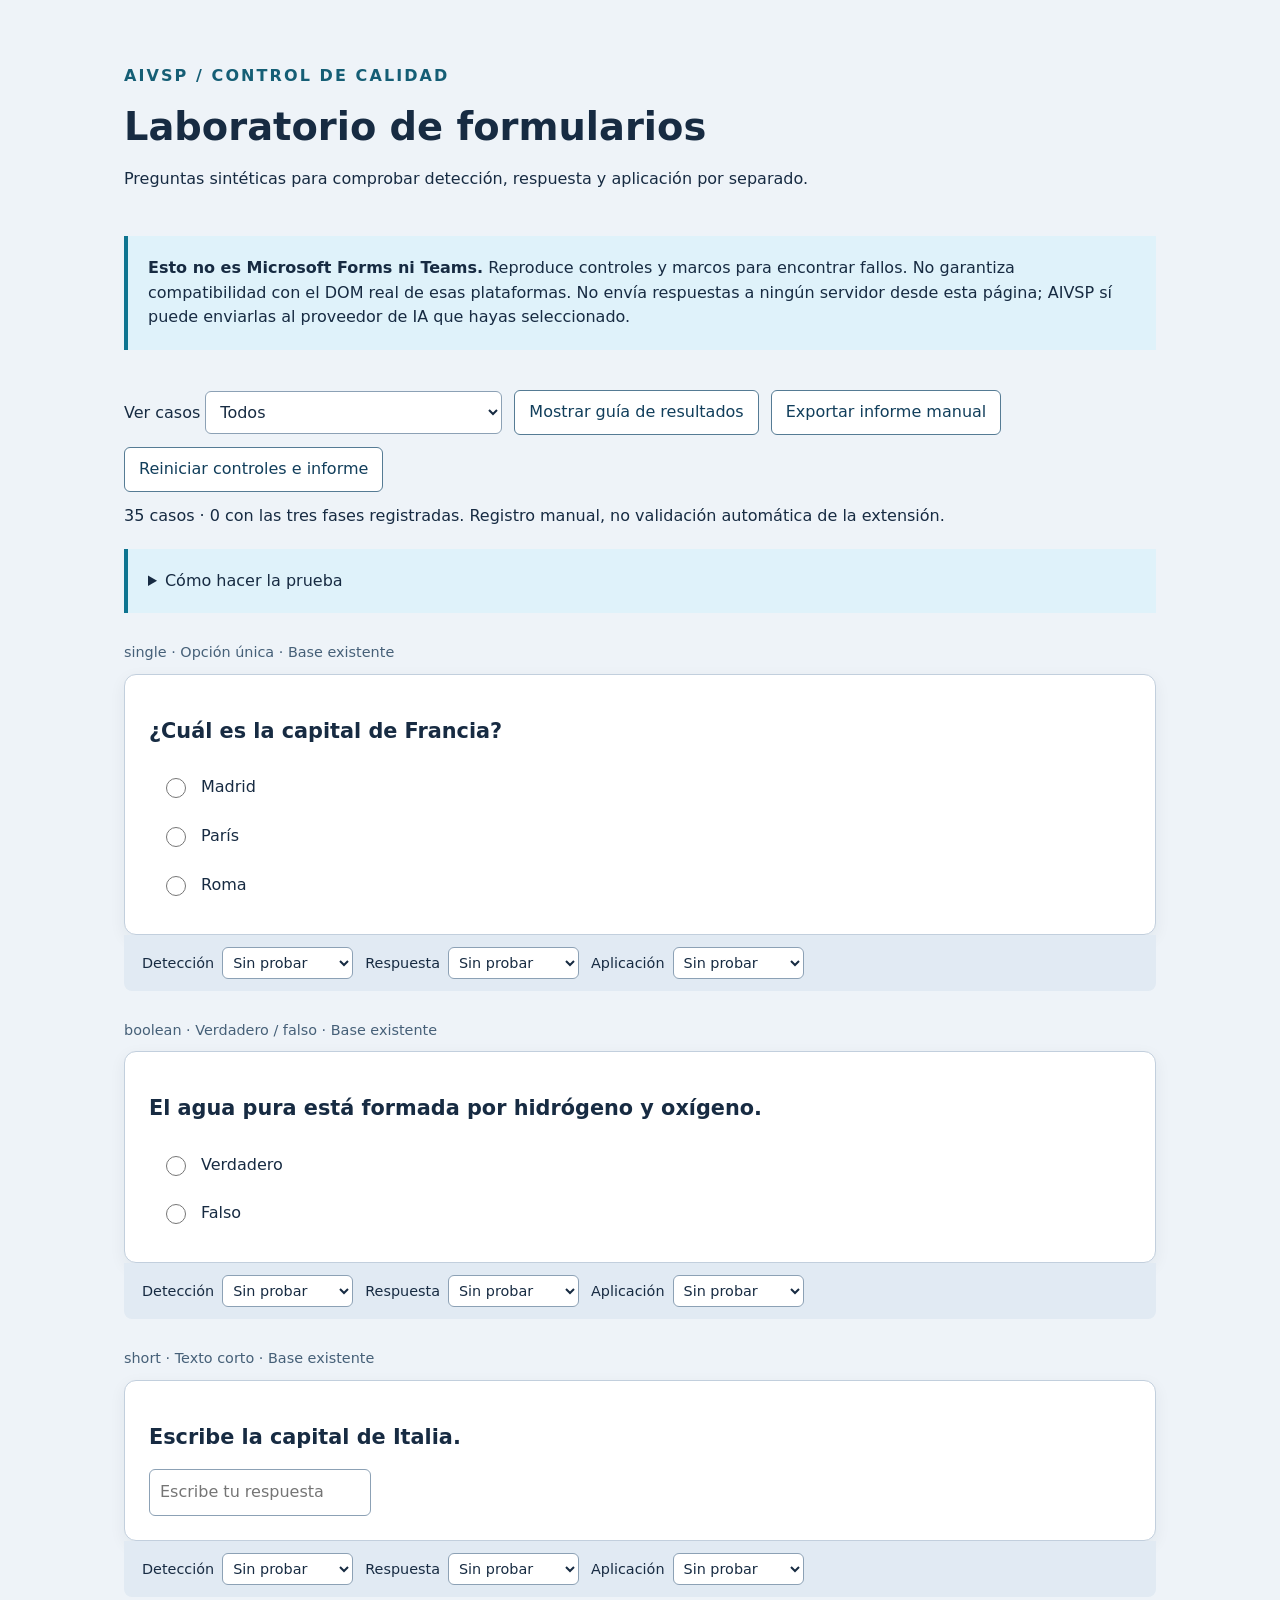
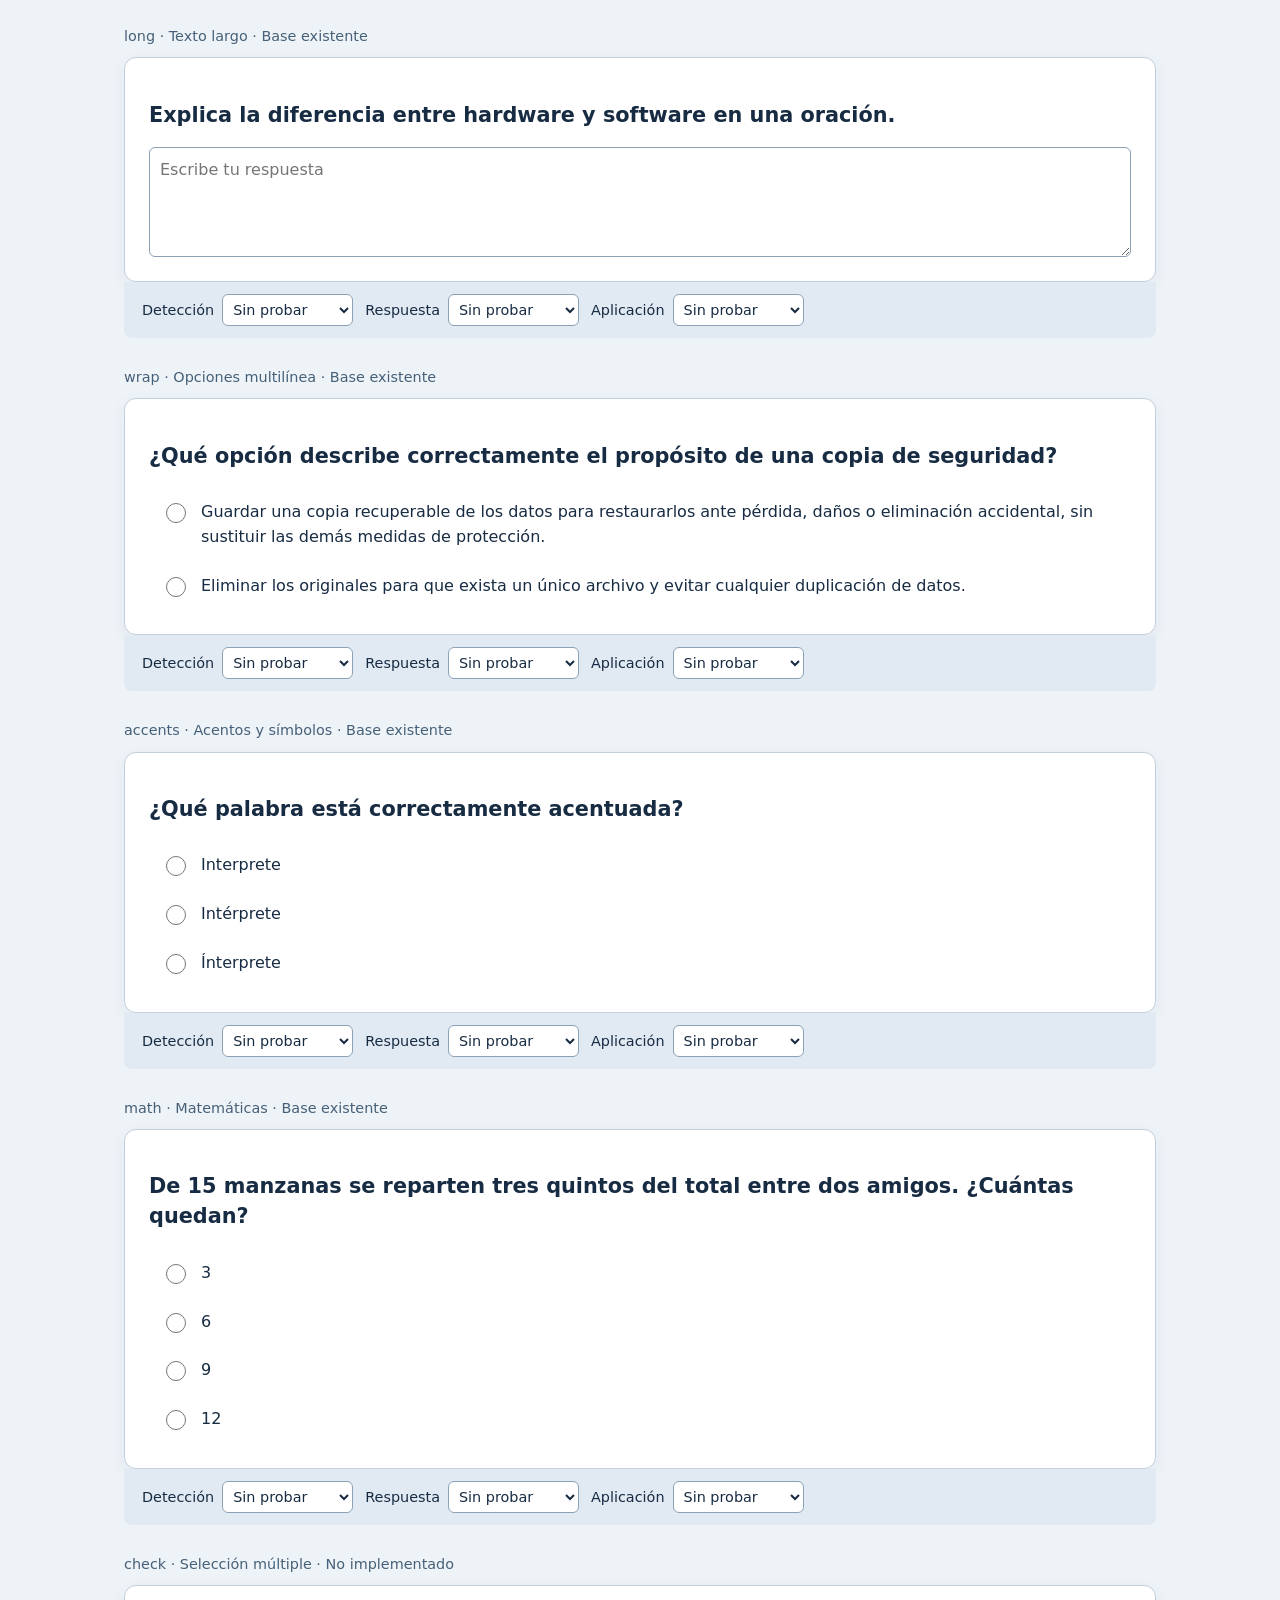
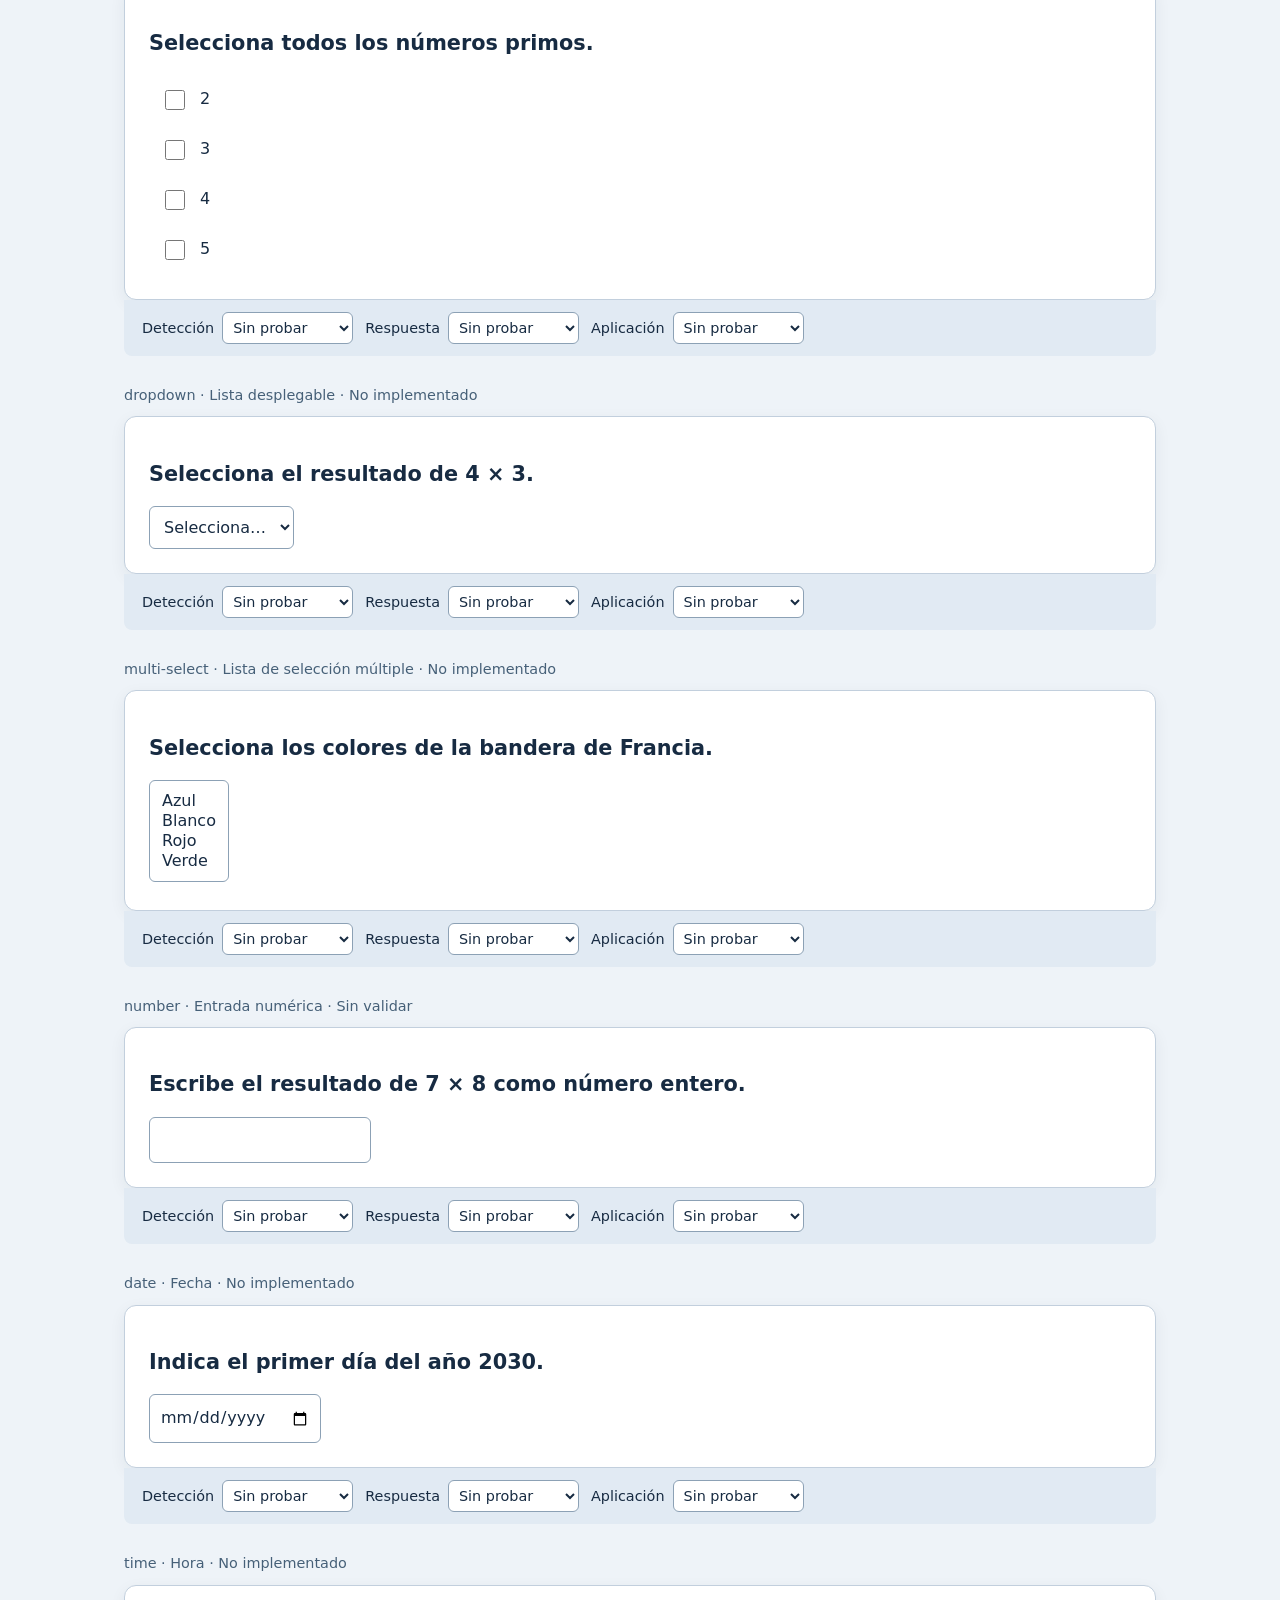
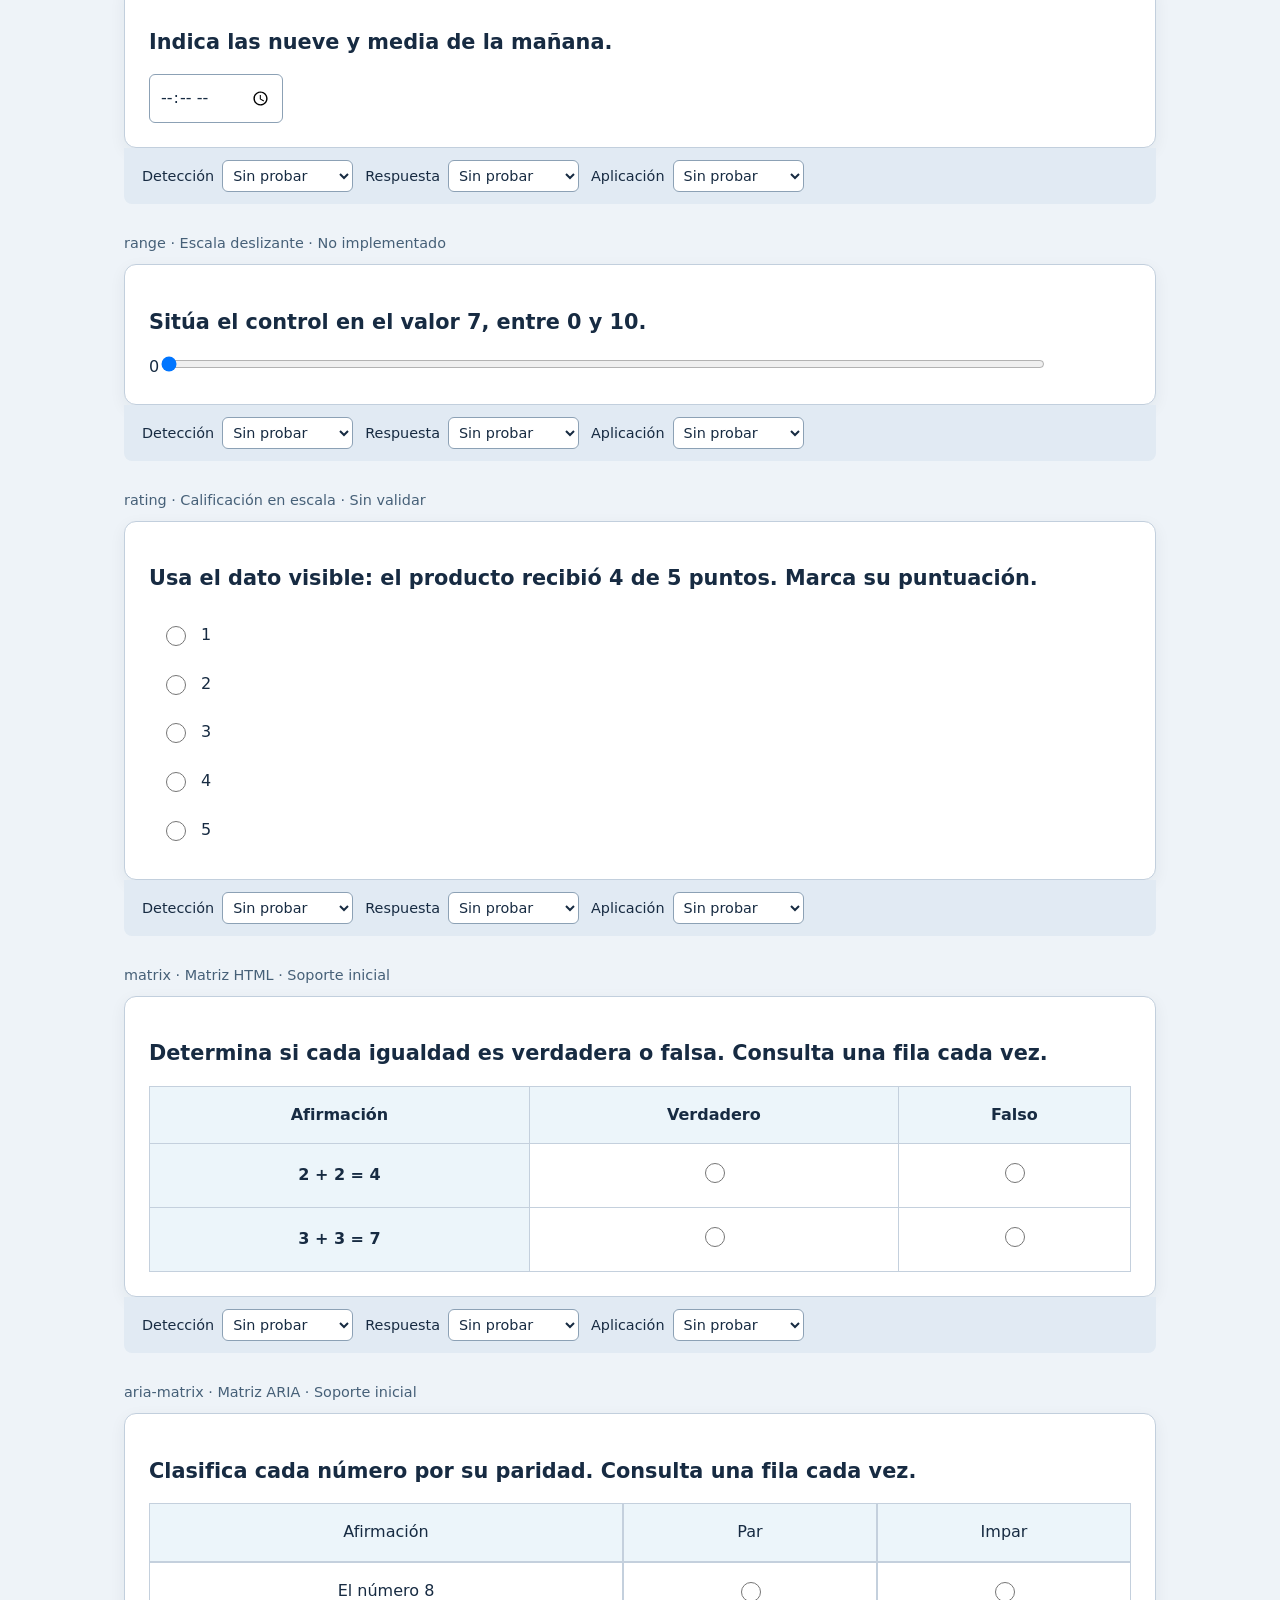
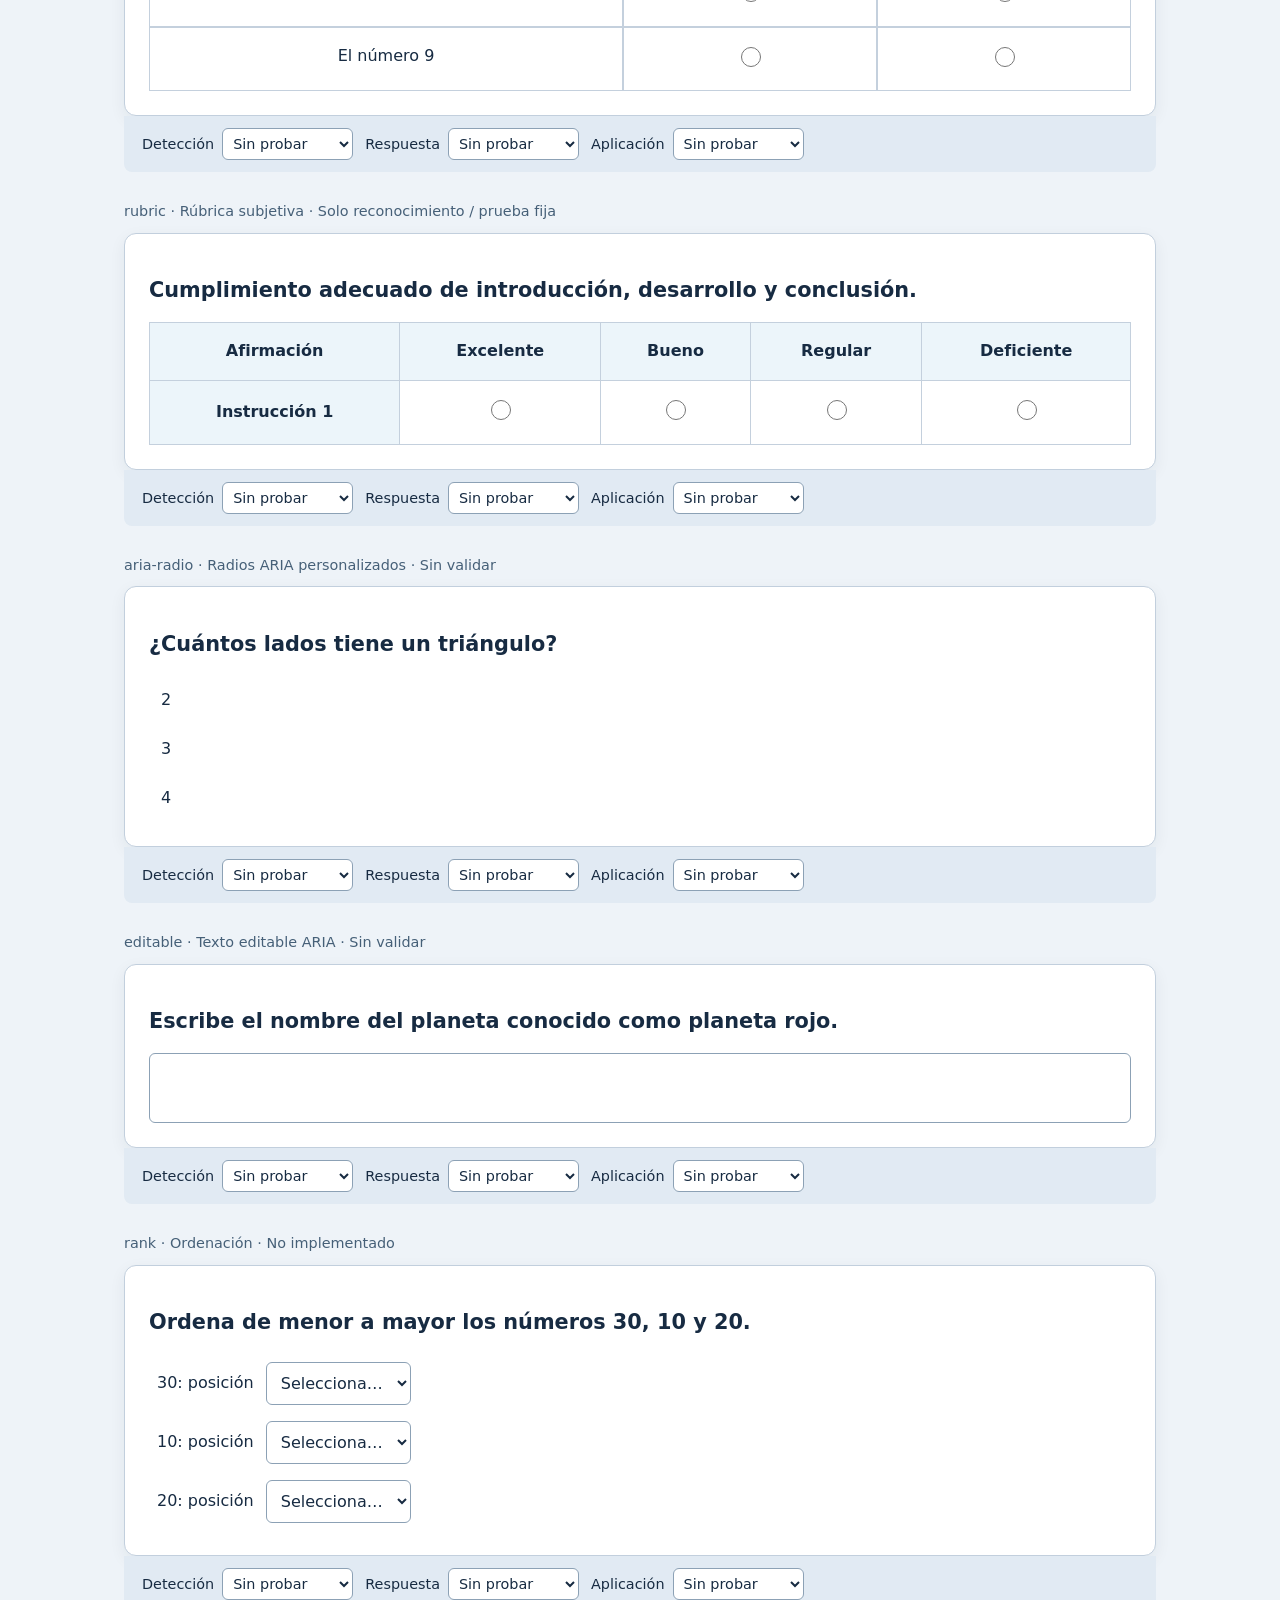
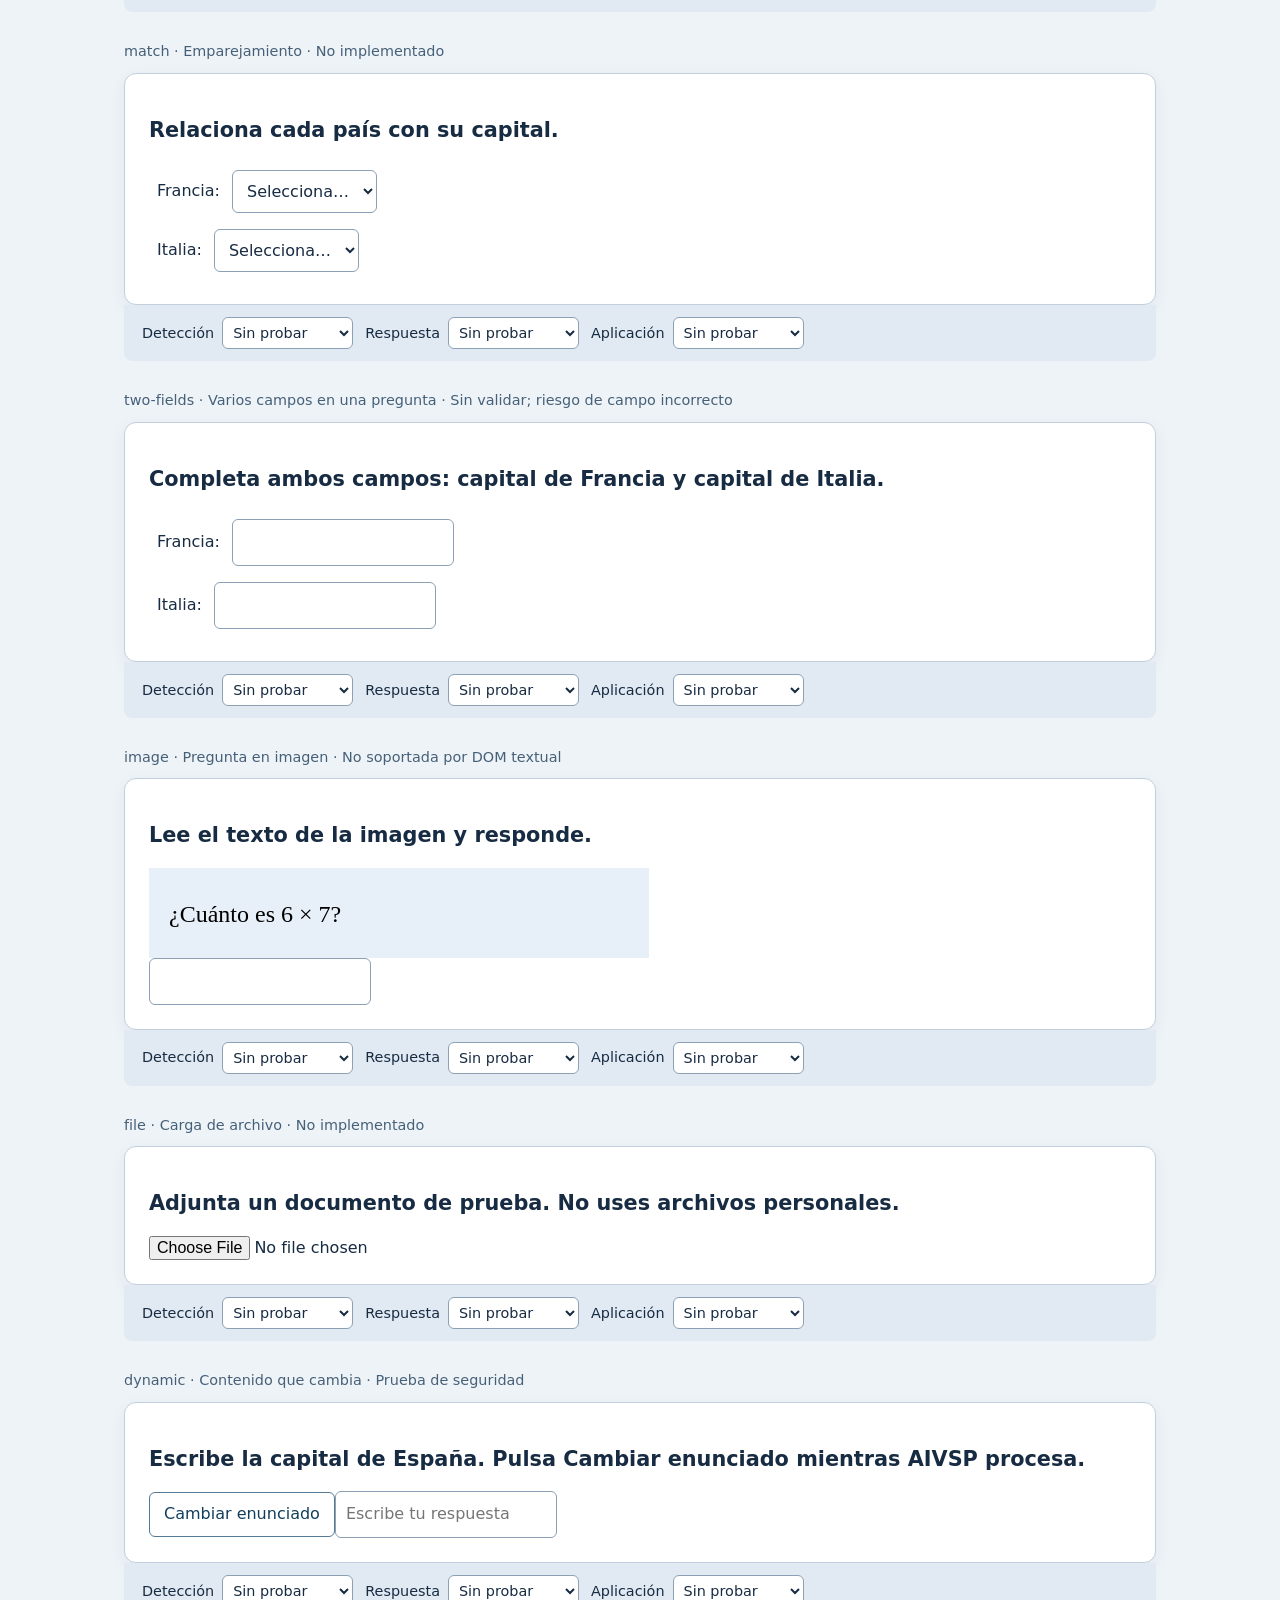
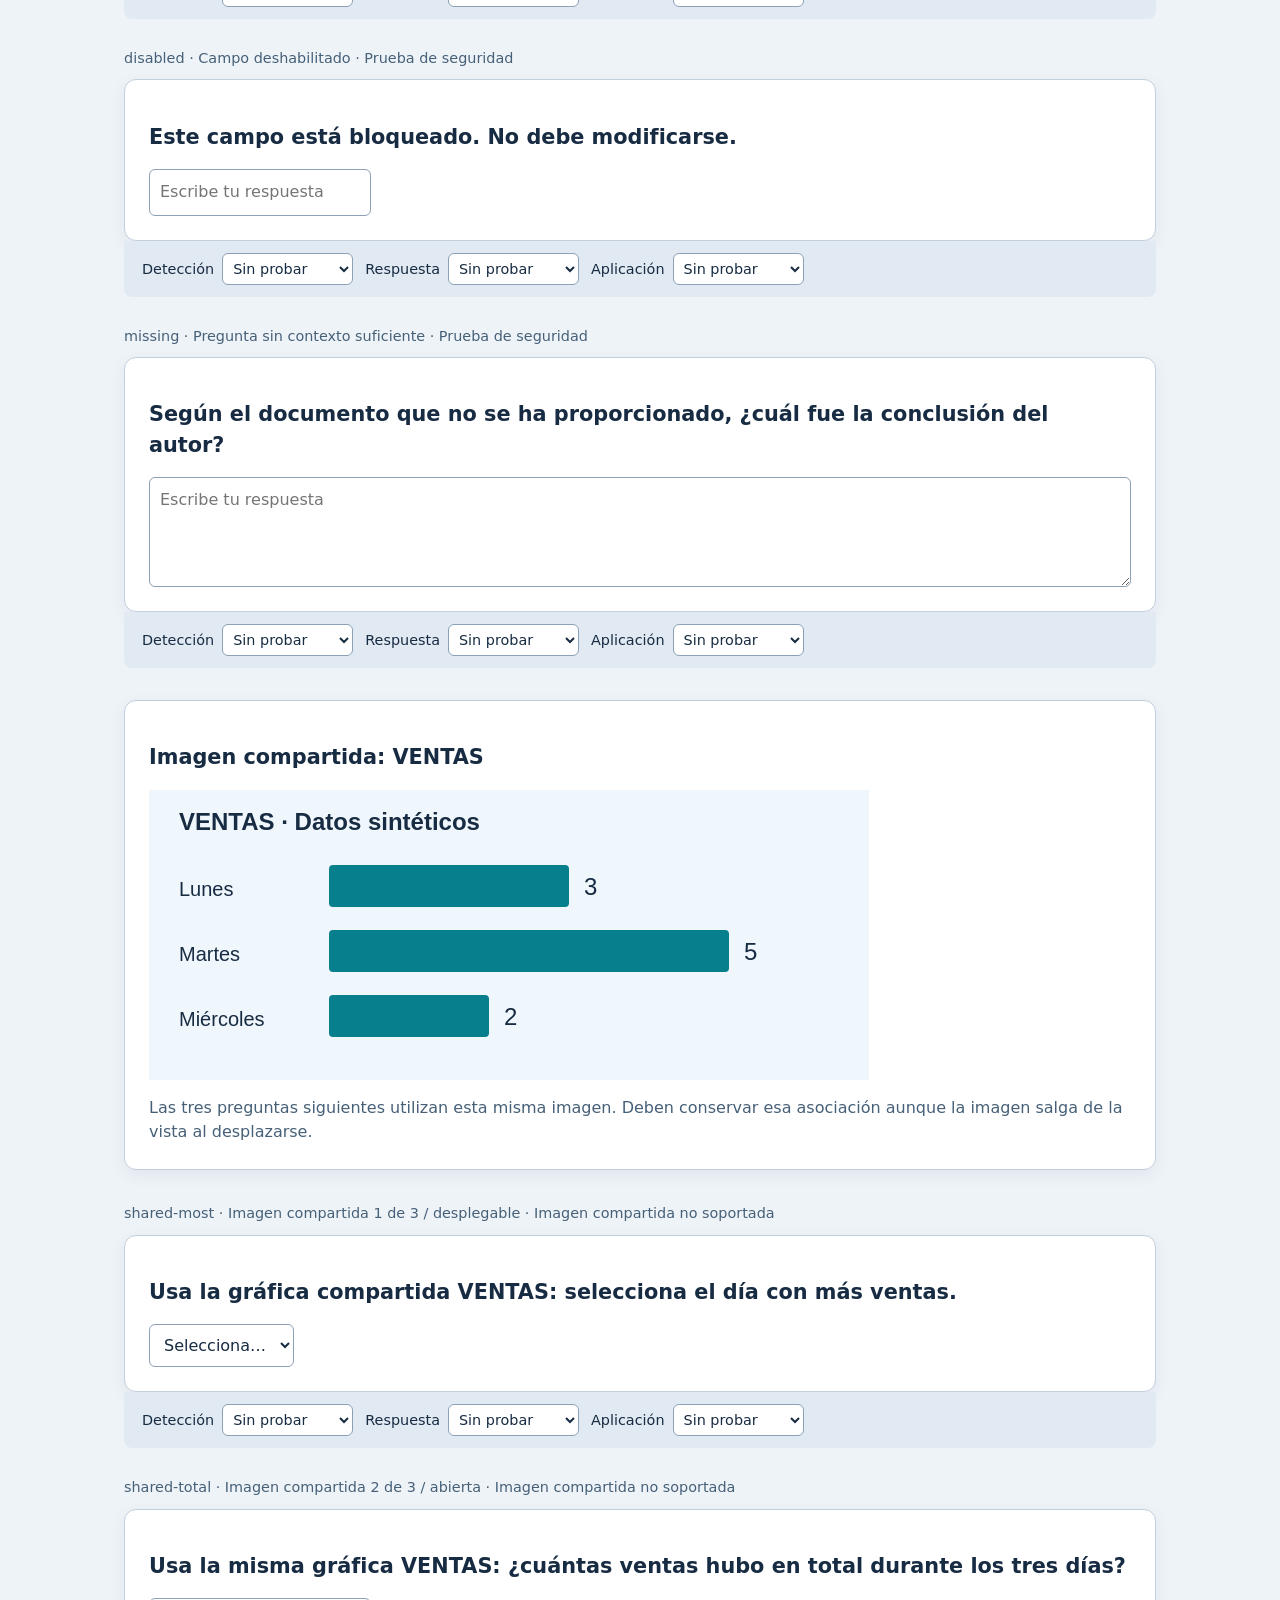
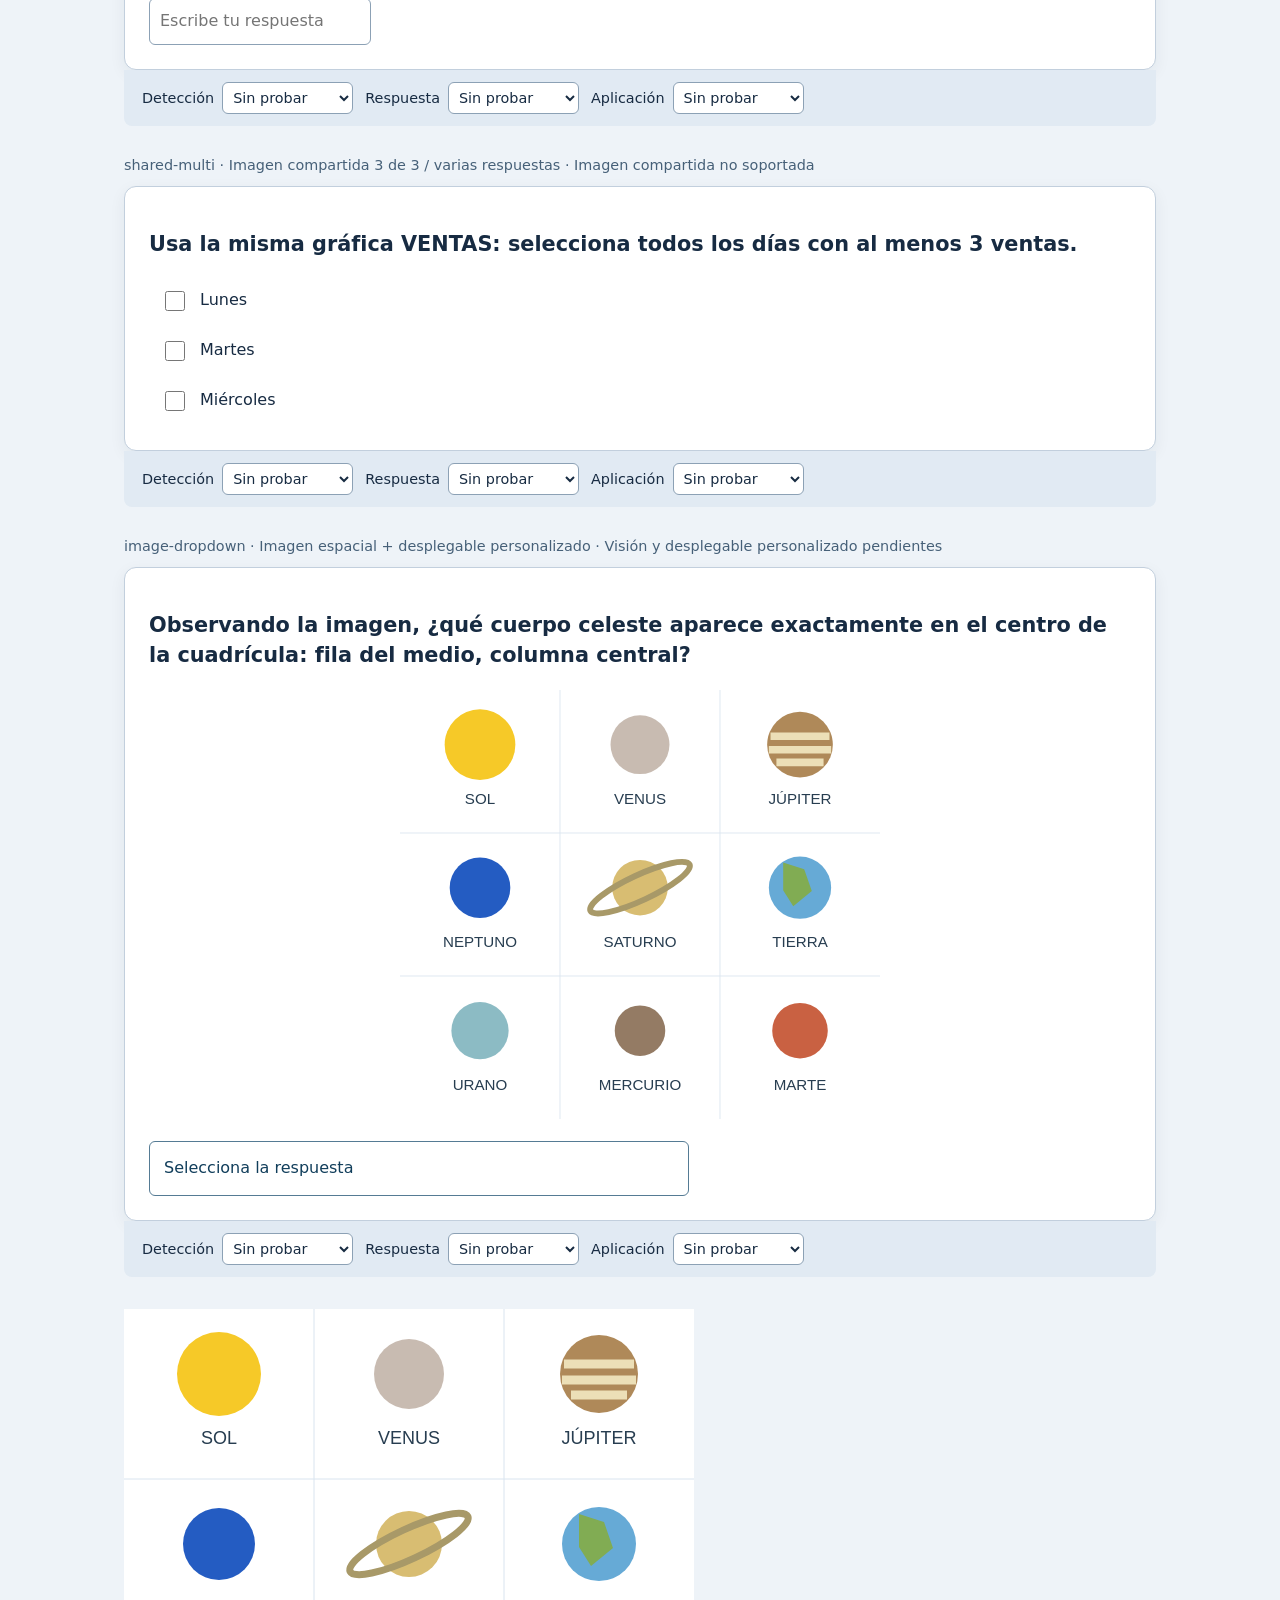
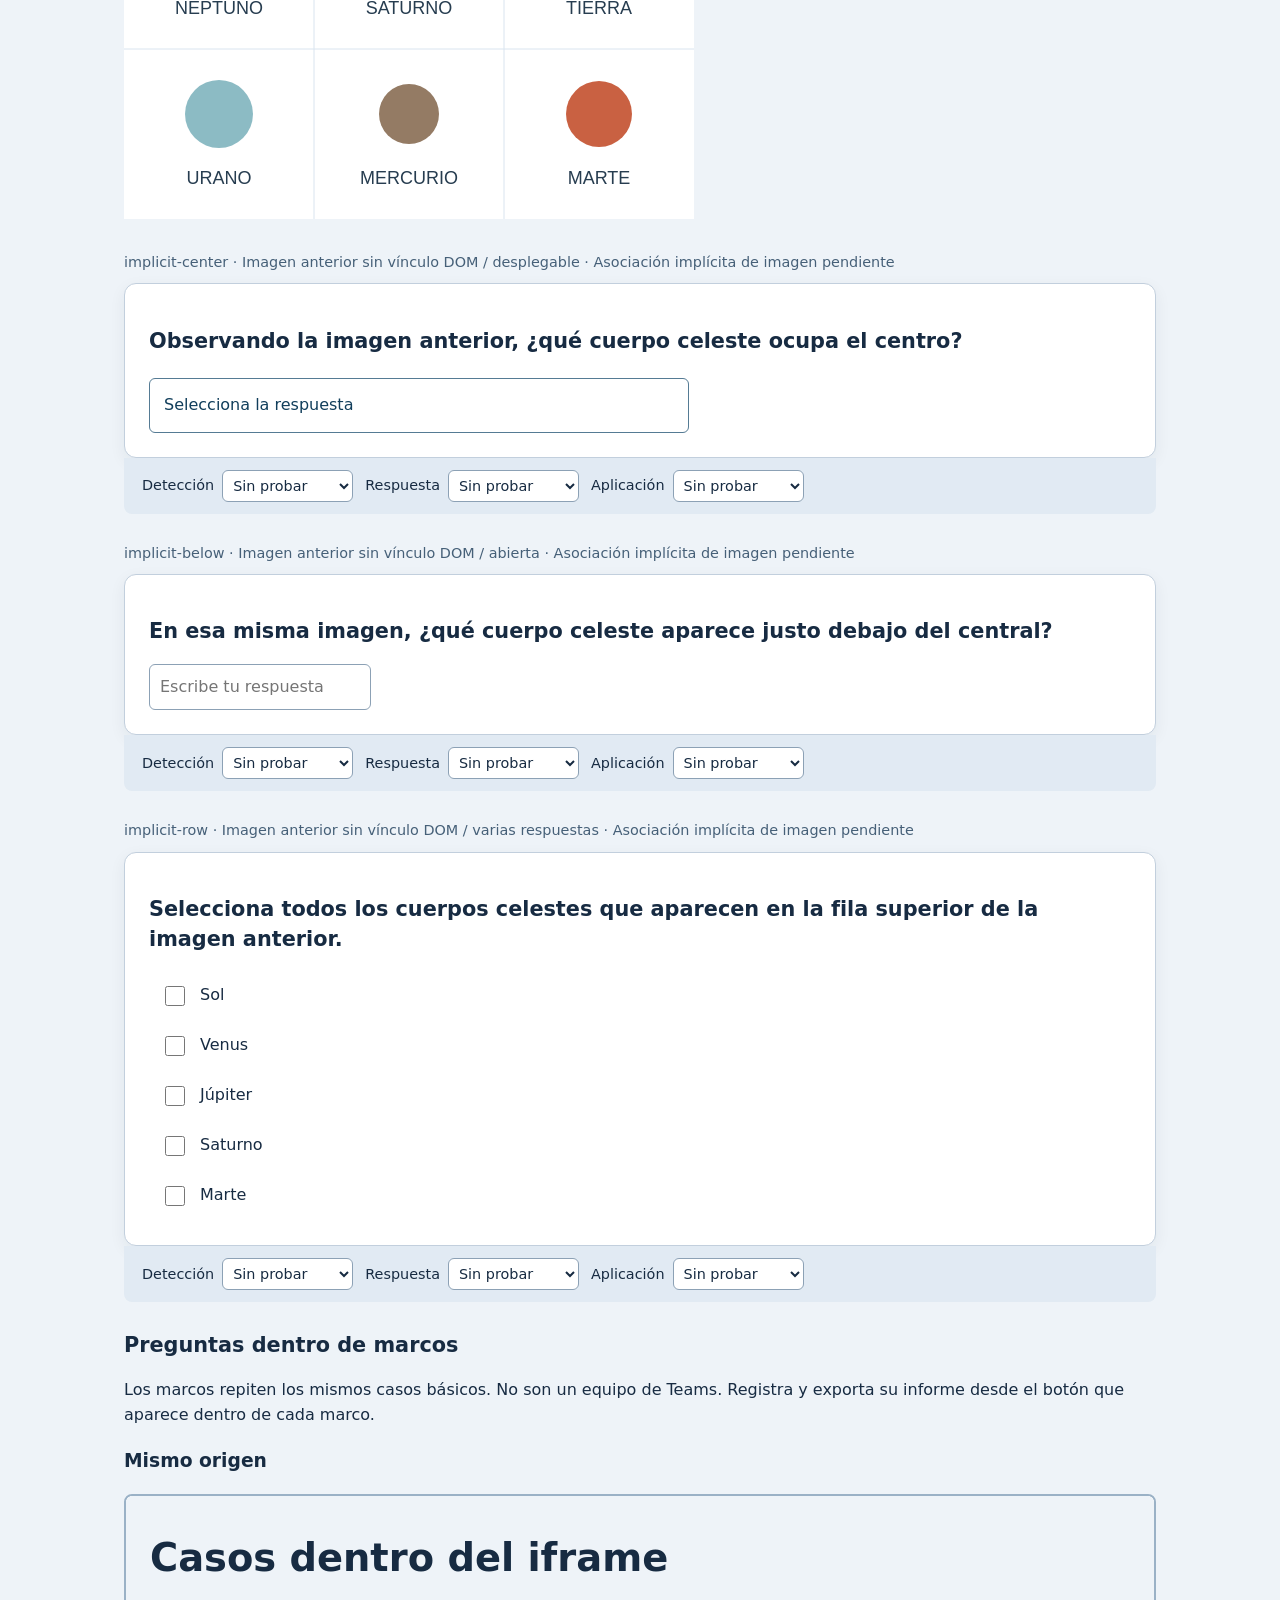
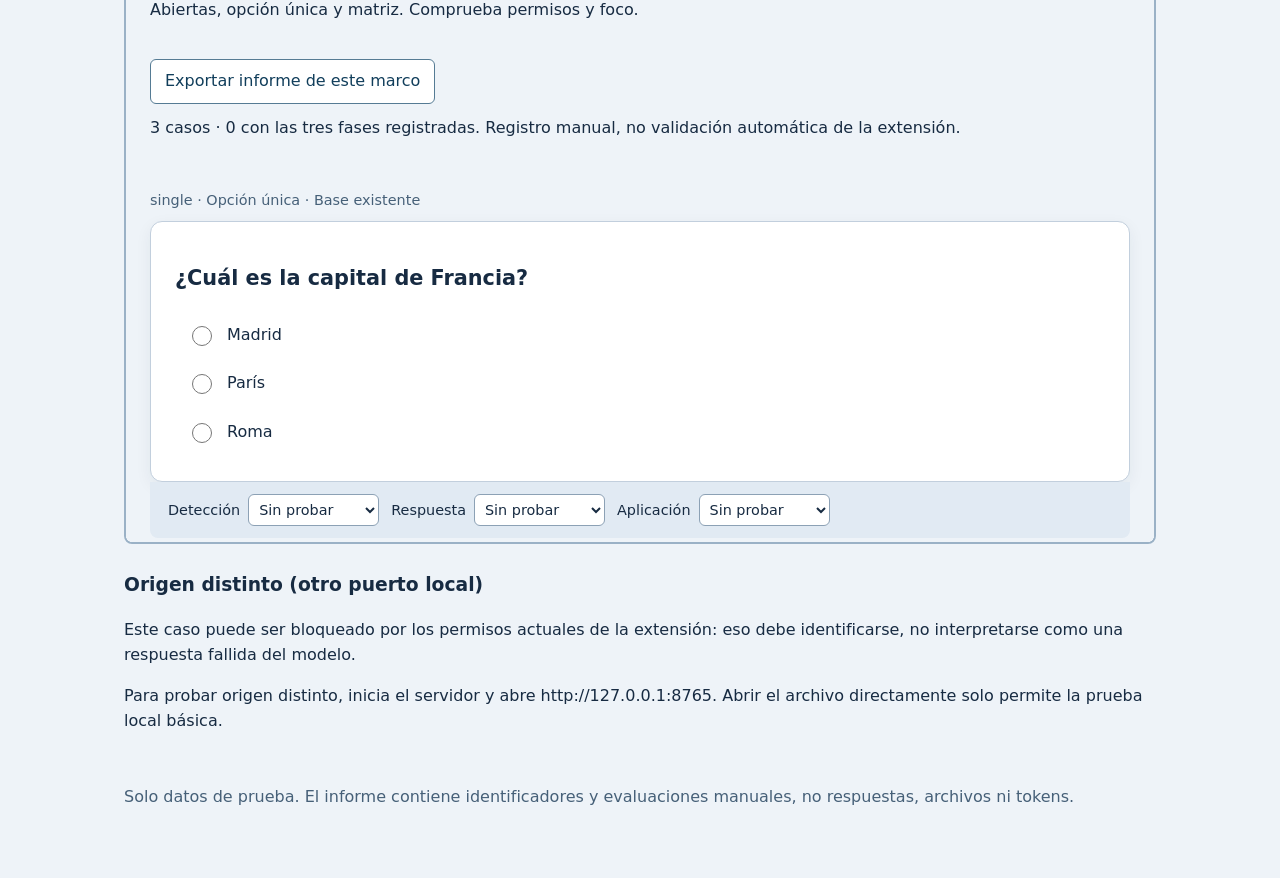
<file: tests/forms-lab/index.html>
<!doctype html><html lang="es"><head><meta charset="utf-8"><meta name="viewport" content="width=device-width,initial-scale=1"><title>AIVSP · Laboratorio de formularios</title><link rel="stylesheet" href="styles.css"></head>
<body><main><header><p class="eyebrow">AIVSP / CONTROL DE CALIDAD</p><h1>Laboratorio de formularios</h1><p>Preguntas sintéticas para comprobar detección, respuesta y aplicación por separado.</p></header>
<aside><strong>Esto no es Microsoft Forms ni Teams.</strong> Reproduce controles y marcos para encontrar fallos. No garantiza compatibilidad con el DOM real de esas plataformas. No envía respuestas a ningún servidor desde esta página; AIVSP sí puede enviarlas al proveedor de IA que hayas seleccionado.</aside>
<section class="toolbar" aria-label="Herramientas de prueba"><label>Ver casos <select id="filter"><option value="all">Todos</option><option value="base">Base existente</option><option value="pending">Por validar o no implementados</option></select></label><button id="show-key" aria-expanded="false">Mostrar guía de resultados</button><button id="export">Exportar informe manual</button><button id="reset">Reiniciar controles e informe</button><p id="summary" role="status"></p></section>
<details><summary>Cómo hacer la prueba</summary><ol><li>Inicia AIVSP y activa la integración DOM.</li><li>Desactiva PRUEBA de matrices para respuestas reales. Para probar solo el clic de una rúbrica, actívala; su selección fija no cuenta como respuesta correcta.</li><li>Usa Ctrl+Shift+Y y haz clic en el enunciado o fila, no en las herramientas de registro.</li><li>Verifica qué pregunta se leyó, qué respuesta produjo y qué control cambió. Registra las tres fases manualmente debajo de cada tarjeta.</li><li>No todas estas clases están soportadas. Un error visible o abstención es preferible a modificar otra pregunta.</li></ol></details>
<section id="answer-key" hidden><h2>Guía de resultados (ocultar antes de consultar la IA)</h2><p>Esta guía está fuera de las tarjetas para evitar que forme parte del enunciado.</p><div id="key-list"></div></section>
<div id="cases"></div>
<section id="frames"><h2>Preguntas dentro de marcos</h2><p>Los marcos repiten los mismos casos básicos. No son un equipo de Teams. Registra y exporta su informe desde el botón que aparece dentro de cada marco.</p>
<h3>Mismo origen</h3><iframe title="Pruebas en iframe del mismo origen" src="cases.html?embedded=1"></iframe>
<h3>Origen distinto (otro puerto local)</h3><p>Este caso puede ser bloqueado por los permisos actuales de la extensión: eso debe identificarse, no interpretarse como una respuesta fallida del modelo.</p><iframe id="cross-frame" title="Pruebas en iframe de otro origen"></iframe></section>
<footer>Solo datos de prueba. El informe contiene identificadores y evaluaciones manuales, no respuestas, archivos ni tokens.</footer></main><script src="cases.js"></script><script src="lab.js"></script></body></html>
</file>
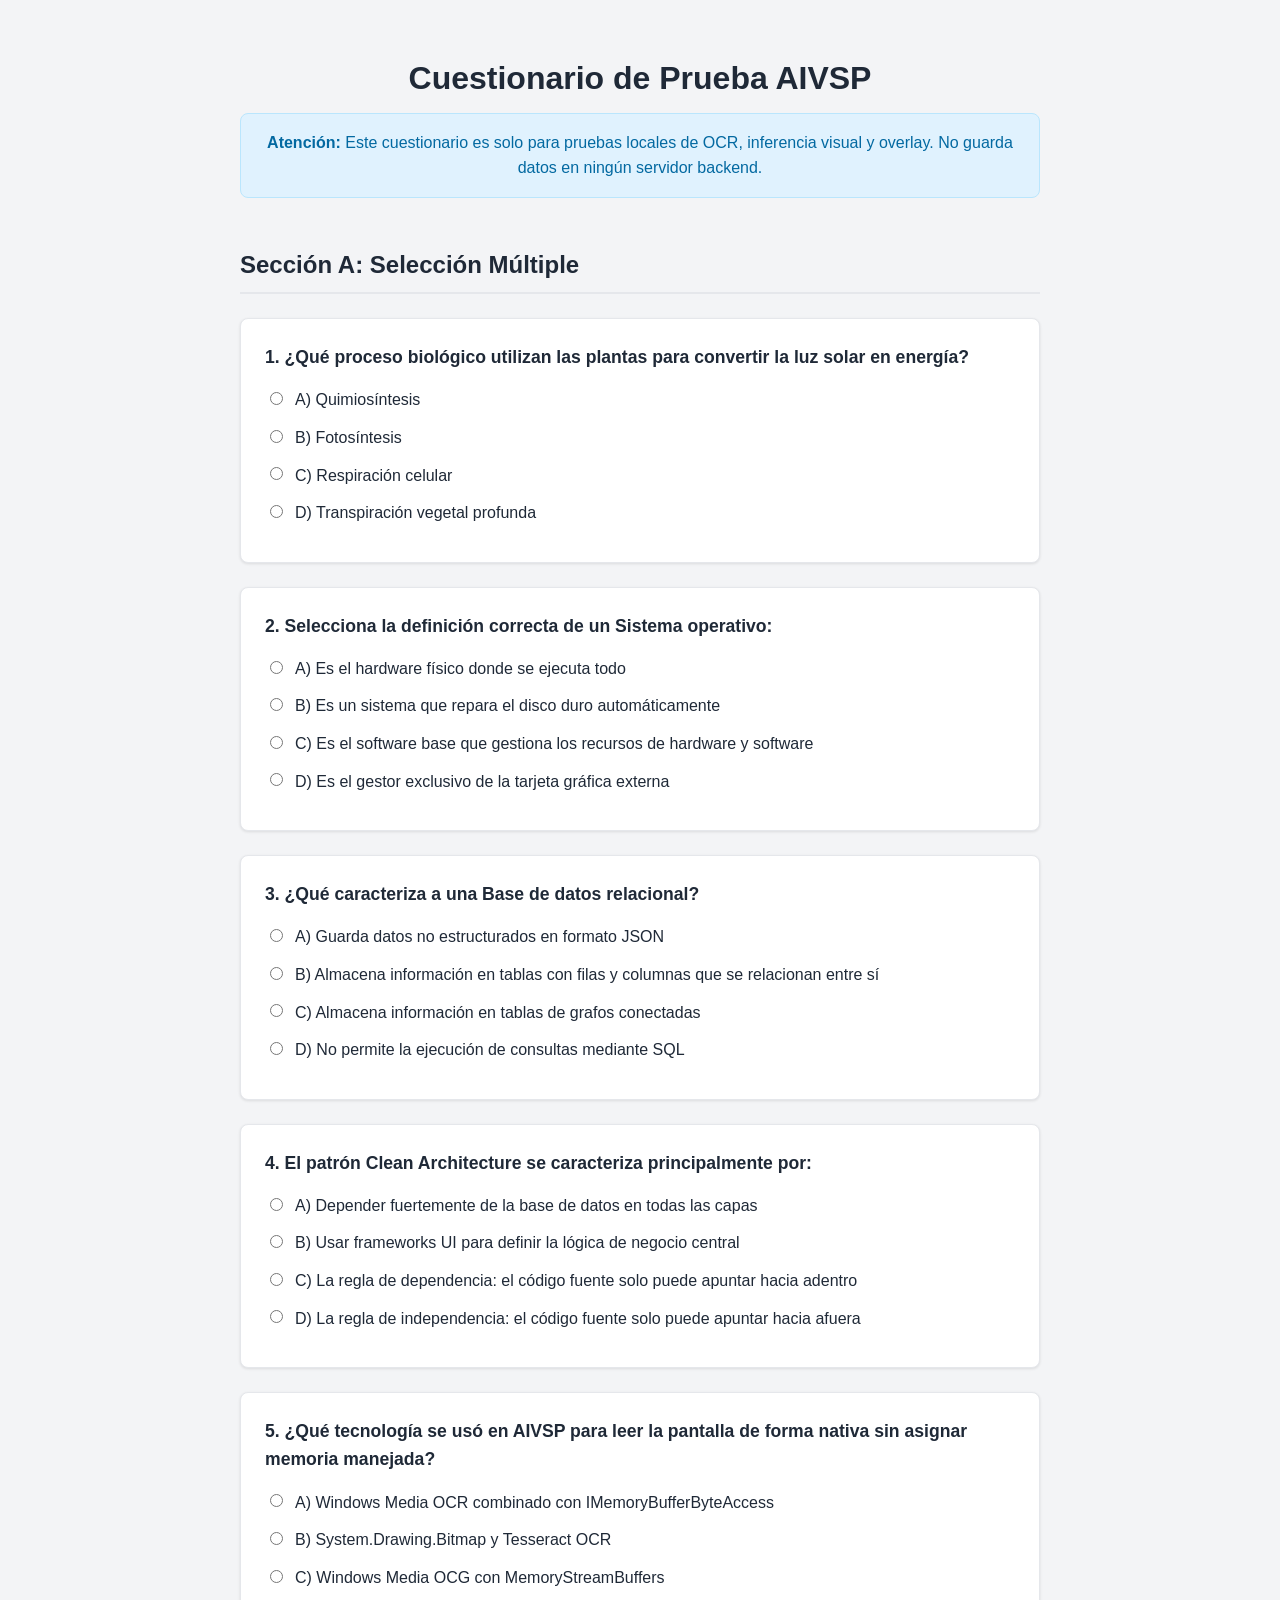
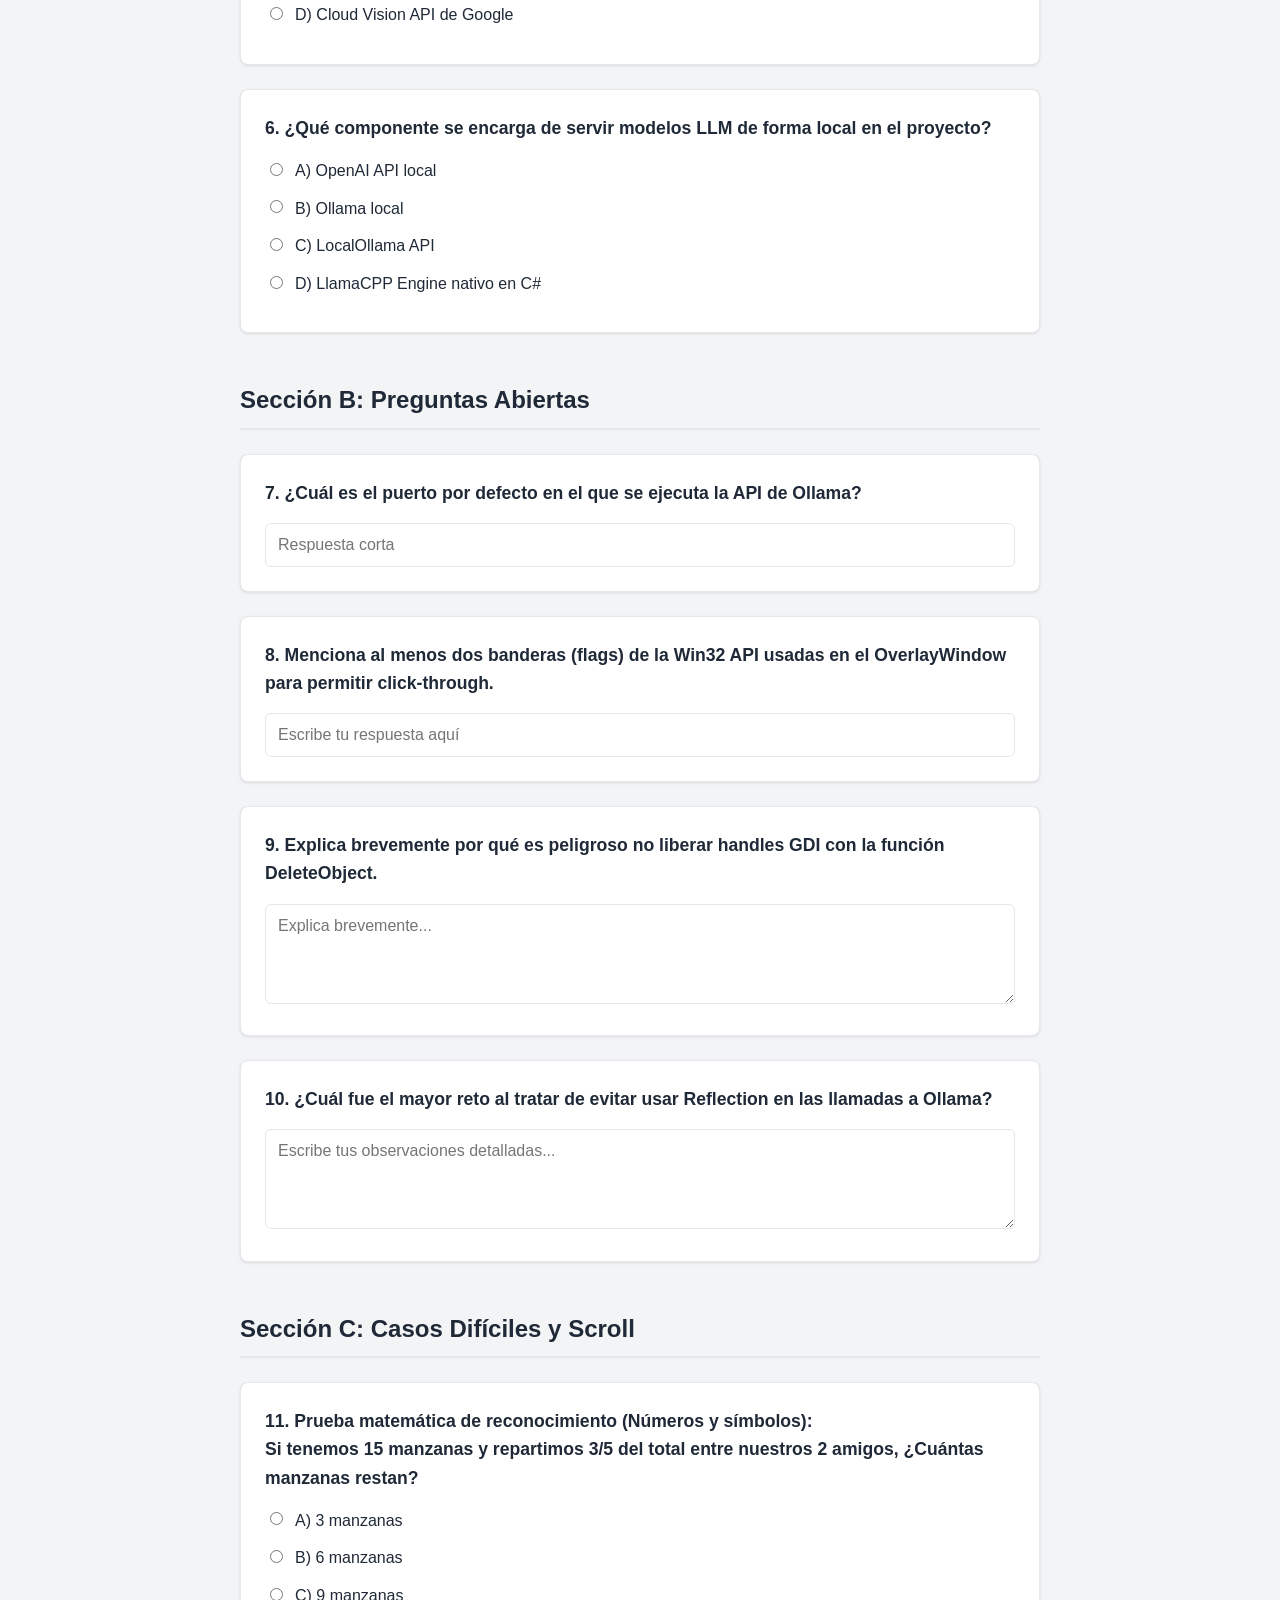
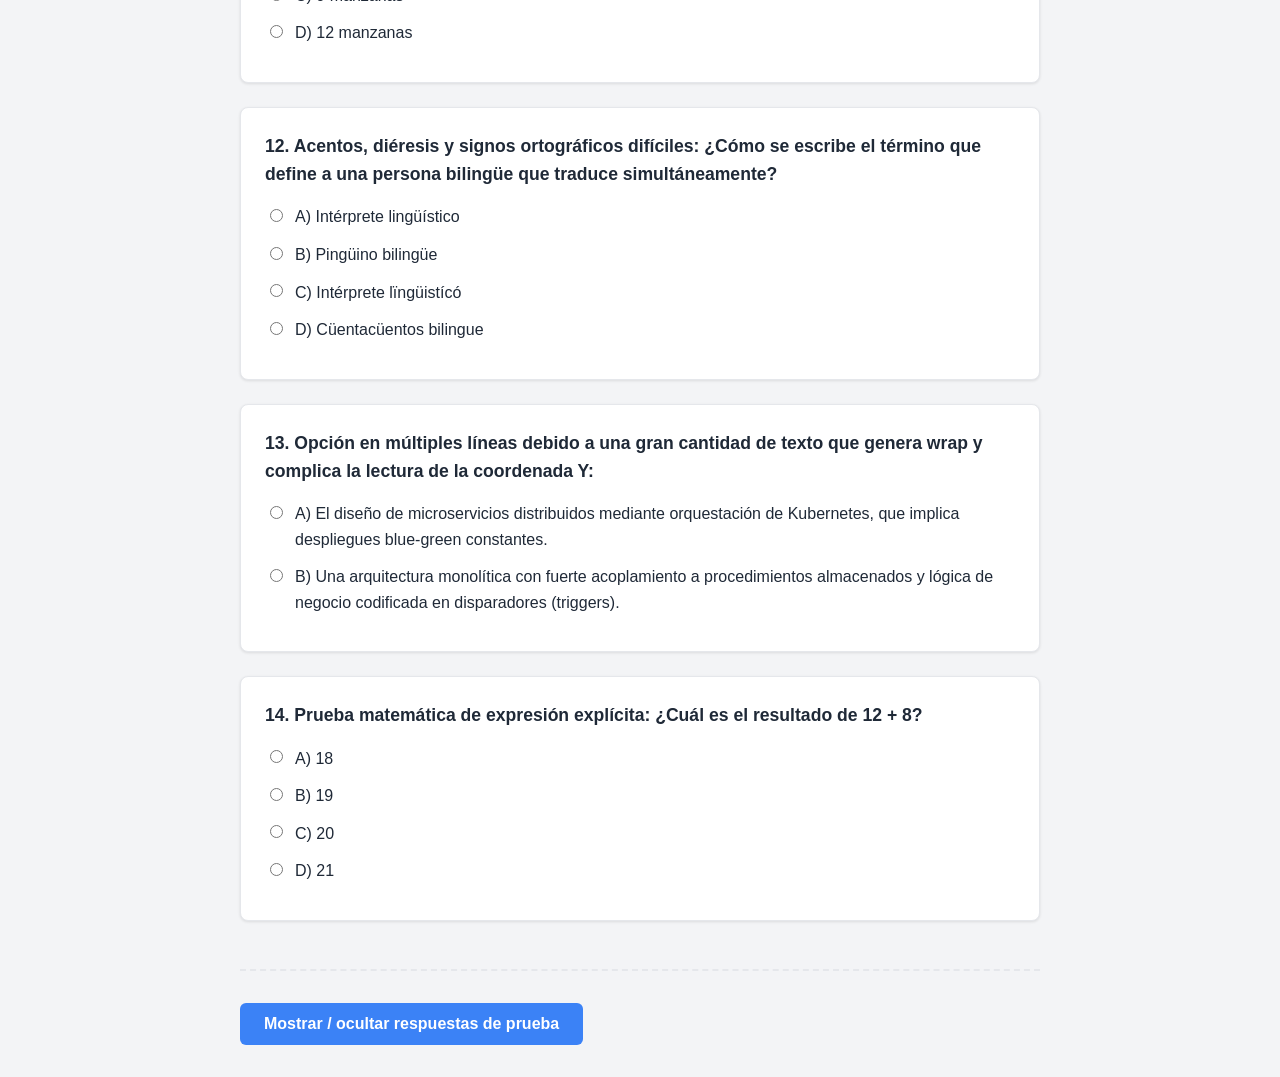
<file: test-quiz.html>
<!DOCTYPE html>
<html lang="es">
<head>
    <meta charset="UTF-8">
    <meta name="viewport" content="width=device-width, initial-scale=1.0">
    <title>Cuestionario de Prueba AIVSP</title>
    <style>
        :root {
            --bg-color: #f3f4f6;
            --card-bg: #ffffff;
            --text-main: #1f2937;
            --text-muted: #6b7280;
            --border-color: #e5e7eb;
            --accent-color: #3b82f6;
        }

        body {
            font-family: 'Segoe UI', Roboto, Helvetica, Arial, sans-serif;
            background-color: var(--bg-color);
            color: var(--text-main);
            margin: 0;
            padding: 2rem;
            line-height: 1.6;
        }

        .container {
            max-width: 800px;
            margin: 0 auto;
        }

        header {
            text-align: center;
            margin-bottom: 2rem;
        }

        h1 {
            color: var(--text-main);
            margin-bottom: 0.5rem;
        }

        .instructions {
            background-color: #e0f2fe;
            color: #0369a1;
            padding: 1rem;
            border-radius: 0.5rem;
            border: 1px solid #bae6fd;
            margin-bottom: 2rem;
        }

        .section-title {
            font-size: 1.5rem;
            border-bottom: 2px solid var(--border-color);
            padding-bottom: 0.5rem;
            margin-top: 3rem;
            margin-bottom: 1.5rem;
            color: var(--text-main);
        }

        .card {
            background-color: var(--card-bg);
            border: 1px solid var(--border-color);
            border-radius: 0.5rem;
            padding: 1.5rem;
            margin-bottom: 1.5rem;
            box-shadow: 0 1px 3px rgba(0,0,0,0.1);
        }

        .question {
            font-weight: 600;
            margin-bottom: 1rem;
            font-size: 1.1rem;
        }

        .options-list {
            list-style: none;
            padding: 0;
            margin: 0;
        }

        .option-item {
            margin-bottom: 0.75rem;
            display: flex;
            align-items: flex-start;
        }

        .option-item input[type="radio"] {
            margin-top: 0.3rem;
            margin-right: 0.75rem;
            cursor: pointer;
        }

        .option-label {
            cursor: pointer;
            flex-grow: 1;
        }

        .form-control {
            width: 100%;
            padding: 0.75rem;
            border: 1px solid var(--border-color);
            border-radius: 0.375rem;
            font-size: 1rem;
            font-family: inherit;
            box-sizing: border-box;
            transition: border-color 0.15s ease-in-out;
        }

        .form-control:focus {
            outline: none;
            border-color: var(--accent-color);
            box-shadow: 0 0 0 3px rgba(59, 130, 246, 0.1);
        }

        textarea.form-control {
            resize: vertical;
            min-height: 100px;
        }

        .answers-section {
            margin-top: 3rem;
            padding-top: 2rem;
            border-top: 2px dashed var(--border-color);
        }

        .toggle-btn {
            background-color: var(--accent-color);
            color: white;
            border: none;
            padding: 0.75rem 1.5rem;
            border-radius: 0.375rem;
            font-size: 1rem;
            font-weight: 600;
            cursor: pointer;
            transition: background-color 0.2s;
        }

        .toggle-btn:hover {
            background-color: #2563eb;
        }

        #answers-block {
            display: none;
            margin-top: 1rem;
            background-color: #fef3c7;
            border: 1px solid #fde68a;
            padding: 1.5rem;
            border-radius: 0.5rem;
        }

        #answers-block.visible {
            display: block;
        }

        .answer-key {
            font-family: monospace;
            background: rgba(0,0,0,0.05);
            padding: 0.2rem 0.4rem;
            border-radius: 0.25rem;
        }
    </style>
</head>
<body>
    <div class="container">
        <header>
            <h1>Cuestionario de Prueba AIVSP</h1>
            <div class="instructions">
                <strong>Atención:</strong> Este cuestionario es solo para pruebas locales de OCR, inferencia visual y overlay. No guarda datos en ningún servidor backend.
            </div>
        </header>

        <!-- SECCIÓN A: Selección Múltiple -->
        <h2 class="section-title">Sección A: Selección Múltiple</h2>
        
        <div class="card" id="question-1">
            <div class="question">1. ¿Qué proceso biológico utilizan las plantas para convertir la luz solar en energía?</div>
            <ul class="options-list">
                <li class="option-item">
                    <input type="radio" name="q1" id="option-1-a" value="A">
                    <label class="option-label" for="option-1-a">A) Quimiosíntesis</label>
                </li>
                <li class="option-item">
                    <input type="radio" name="q1" id="option-1-b" value="B">
                    <label class="option-label" for="option-1-b">B) Fotosíntesis</label>
                </li>
                <li class="option-item">
                    <input type="radio" name="q1" id="option-1-c" value="C">
                    <label class="option-label" for="option-1-c">C) Respiración celular</label>
                </li>
                <li class="option-item">
                    <input type="radio" name="q1" id="option-1-d" value="D">
                    <label class="option-label" for="option-1-d">D) Transpiración vegetal profunda</label>
                </li>
            </ul>
        </div>

        <div class="card" id="question-2">
            <div class="question">2. Selecciona la definición correcta de un Sistema operativo:</div>
            <ul class="options-list">
                <li class="option-item">
                    <input type="radio" name="q2" id="option-2-a" value="A">
                    <label class="option-label" for="option-2-a">A) Es el hardware físico donde se ejecuta todo</label>
                </li>
                <li class="option-item">
                    <input type="radio" name="q2" id="option-2-b" value="B">
                    <label class="option-label" for="option-2-b">B) Es un sistema que repara el disco duro automáticamente</label>
                </li>
                <li class="option-item">
                    <input type="radio" name="q2" id="option-2-c" value="C">
                    <label class="option-label" for="option-2-c">C) Es el software base que gestiona los recursos de hardware y software</label>
                </li>
                <li class="option-item">
                    <input type="radio" name="q2" id="option-2-d" value="D">
                    <label class="option-label" for="option-2-d">D) Es el gestor exclusivo de la tarjeta gráfica externa</label>
                </li>
            </ul>
        </div>

        <div class="card" id="question-3">
            <div class="question">3. ¿Qué caracteriza a una Base de datos relacional?</div>
            <ul class="options-list">
                <li class="option-item">
                    <input type="radio" name="q3" id="option-3-a" value="A">
                    <label class="option-label" for="option-3-a">A) Guarda datos no estructurados en formato JSON</label>
                </li>
                <li class="option-item">
                    <input type="radio" name="q3" id="option-3-b" value="B">
                    <label class="option-label" for="option-3-b">B) Almacena información en tablas con filas y columnas que se relacionan entre sí</label>
                </li>
                <li class="option-item">
                    <input type="radio" name="q3" id="option-3-c" value="C">
                    <label class="option-label" for="option-3-c">C) Almacena información en tablas de grafos conectadas</label>
                </li>
                <li class="option-item">
                    <input type="radio" name="q3" id="option-3-d" value="D">
                    <label class="option-label" for="option-3-d">D) No permite la ejecución de consultas mediante SQL</label>
                </li>
            </ul>
        </div>

        <div class="card" id="question-4">
            <div class="question">4. El patrón Clean Architecture se caracteriza principalmente por:</div>
            <ul class="options-list">
                <li class="option-item">
                    <input type="radio" name="q4" id="option-4-a" value="A">
                    <label class="option-label" for="option-4-a">A) Depender fuertemente de la base de datos en todas las capas</label>
                </li>
                <li class="option-item">
                    <input type="radio" name="q4" id="option-4-b" value="B">
                    <label class="option-label" for="option-4-b">B) Usar frameworks UI para definir la lógica de negocio central</label>
                </li>
                <li class="option-item">
                    <input type="radio" name="q4" id="option-4-c" value="C">
                    <label class="option-label" for="option-4-c">C) La regla de dependencia: el código fuente solo puede apuntar hacia adentro</label>
                </li>
                <li class="option-item">
                    <input type="radio" name="q4" id="option-4-d" value="D">
                    <label class="option-label" for="option-4-d">D) La regla de independencia: el código fuente solo puede apuntar hacia afuera</label>
                </li>
            </ul>
        </div>

        <div class="card" id="question-5">
            <div class="question">5. ¿Qué tecnología se usó en AIVSP para leer la pantalla de forma nativa sin asignar memoria manejada?</div>
            <ul class="options-list">
                <li class="option-item">
                    <input type="radio" name="q5" id="option-5-a" value="A">
                    <label class="option-label" for="option-5-a">A) Windows Media OCR combinado con IMemoryBufferByteAccess</label>
                </li>
                <li class="option-item">
                    <input type="radio" name="q5" id="option-5-b" value="B">
                    <label class="option-label" for="option-5-b">B) System.Drawing.Bitmap y Tesseract OCR</label>
                </li>
                <li class="option-item">
                    <input type="radio" name="q5" id="option-5-c" value="C">
                    <label class="option-label" for="option-5-c">C) Windows Media OCG con MemoryStreamBuffers</label>
                </li>
                <li class="option-item">
                    <input type="radio" name="q5" id="option-5-d" value="D">
                    <label class="option-label" for="option-5-d">D) Cloud Vision API de Google</label>
                </li>
            </ul>
        </div>

        <div class="card" id="question-6">
            <div class="question">6. ¿Qué componente se encarga de servir modelos LLM de forma local en el proyecto?</div>
            <ul class="options-list">
                <li class="option-item">
                    <input type="radio" name="q6" id="option-6-a" value="A">
                    <label class="option-label" for="option-6-a">A) OpenAI API local</label>
                </li>
                <li class="option-item">
                    <input type="radio" name="q6" id="option-6-b" value="B">
                    <label class="option-label" for="option-6-b">B) Ollama local</label>
                </li>
                <li class="option-item">
                    <input type="radio" name="q6" id="option-6-c" value="C">
                    <label class="option-label" for="option-6-c">C) LocalOllama API</label>
                </li>
                <li class="option-item">
                    <input type="radio" name="q6" id="option-6-d" value="D">
                    <label class="option-label" for="option-6-d">D) LlamaCPP Engine nativo en C#</label>
                </li>
            </ul>
        </div>

        <!-- SECCIÓN B: Preguntas Abiertas -->
        <h2 class="section-title">Sección B: Preguntas Abiertas</h2>

        <div class="card" id="open-question-1">
            <div class="question">7. ¿Cuál es el puerto por defecto en el que se ejecuta la API de Ollama?</div>
            <input type="text" class="form-control" id="open-answer-1" placeholder="Respuesta corta">
        </div>

        <div class="card" id="open-question-2">
            <div class="question">8. Menciona al menos dos banderas (flags) de la Win32 API usadas en el OverlayWindow para permitir click-through.</div>
            <input type="text" class="form-control" id="open-answer-2" placeholder="Escribe tu respuesta aquí">
        </div>

        <div class="card" id="open-question-3">
            <div class="question">9. Explica brevemente por qué es peligroso no liberar handles GDI con la función DeleteObject.</div>
            <textarea class="form-control" id="open-answer-3" placeholder="Explica brevemente..."></textarea>
        </div>

        <div class="card" id="open-question-4">
            <div class="question">10. ¿Cuál fue el mayor reto al tratar de evitar usar Reflection en las llamadas a Ollama?</div>
            <textarea class="form-control" id="open-answer-4" placeholder="Escribe tus observaciones detalladas..."></textarea>
        </div>

        <!-- SECCIÓN C: Casos difíciles -->
        <h2 class="section-title">Sección C: Casos Difíciles y Scroll</h2>

        <div class="card" id="hard-question-1">
            <div class="question">11. Prueba matemática de reconocimiento (Números y símbolos):<br>Si tenemos 15 manzanas y repartimos 3/5 del total entre nuestros 2 amigos, ¿Cuántas manzanas restan?</div>
            <ul class="options-list">
                <li class="option-item">
                    <input type="radio" name="q11" id="option-11-a" value="A">
                    <label class="option-label" for="option-11-a">A) 3 manzanas</label>
                </li>
                <li class="option-item">
                    <input type="radio" name="q11" id="option-11-b" value="B">
                    <label class="option-label" for="option-11-b">B) 6 manzanas</label>
                </li>
                <li class="option-item">
                    <input type="radio" name="q11" id="option-11-c" value="C">
                    <label class="option-label" for="option-11-c">C) 9 manzanas</label>
                </li>
                <li class="option-item">
                    <input type="radio" name="q11" id="option-11-d" value="D">
                    <label class="option-label" for="option-11-d">D) 12 manzanas</label>
                </li>
            </ul>
        </div>

        <div class="card" id="hard-question-2">
            <div class="question">12. Acentos, diéresis y signos ortográficos difíciles: ¿Cómo se escribe el término que define a una persona bilingüe que traduce simultáneamente?</div>
            <ul class="options-list">
                <li class="option-item">
                    <input type="radio" name="q12" id="option-12-a" value="A">
                    <label class="option-label" for="option-12-a">A) Intérprete lingüístico</label>
                </li>
                <li class="option-item">
                    <input type="radio" name="q12" id="option-12-b" value="B">
                    <label class="option-label" for="option-12-b">B) Pingüino bilingüe</label>
                </li>
                <li class="option-item">
                    <input type="radio" name="q12" id="option-12-c" value="C">
                    <label class="option-label" for="option-12-c">C) Intérprete lïngüistícó</label>
                </li>
                <li class="option-item">
                    <input type="radio" name="q12" id="option-12-d" value="D">
                    <label class="option-label" for="option-12-d">D) Cüentacüentos bilingue</label>
                </li>
            </ul>
        </div>

        <div class="card" id="hard-question-3">
            <div class="question">13. Opción en múltiples líneas debido a una gran cantidad de texto que genera wrap y complica la lectura de la coordenada Y:</div>
            <ul class="options-list">
                <li class="option-item">
                    <input type="radio" name="q13" id="option-13-a" value="A">
                    <label class="option-label" for="option-13-a">A) El diseño de microservicios distribuidos mediante orquestación de Kubernetes, que implica despliegues blue-green constantes.</label>
                </li>
                <li class="option-item">
                    <input type="radio" name="q13" id="option-13-b" value="B">
                    <label class="option-label" for="option-13-b">B) Una arquitectura monolítica con fuerte acoplamiento a procedimientos almacenados y lógica de negocio codificada en disparadores (triggers).</label>
                </li>
            </ul>
        </div>

        <div class="card" id="hard-question-4">
            <div class="question">14. Prueba matemática de expresión explícita: ¿Cuál es el resultado de 12 + 8?</div>
            <ul class="options-list">
                <li class="option-item">
                    <input type="radio" name="q14" id="option-14-a" value="A">
                    <label class="option-label" for="option-14-a">A) 18</label>
                </li>
                <li class="option-item">
                    <input type="radio" name="q14" id="option-14-b" value="B">
                    <label class="option-label" for="option-14-b">B) 19</label>
                </li>
                <li class="option-item">
                    <input type="radio" name="q14" id="option-14-c" value="C">
                    <label class="option-label" for="option-14-c">C) 20</label>
                </li>
                <li class="option-item">
                    <input type="radio" name="q14" id="option-14-d" value="D">
                    <label class="option-label" for="option-14-d">D) 21</label>
                </li>
            </ul>
        </div>

        <div class="answers-section">
            <button class="toggle-btn" id="toggle-answers">Mostrar / ocultar respuestas de prueba</button>
            <div id="answers-block">
                <h3>Respuestas Correctas y Esperadas (Guía para QA)</h3>
                <ul>
                    <li><strong>Q1:</strong> <span class="answer-key">B) Fotosíntesis</span></li>
                    <li><strong>Q2:</strong> <span class="answer-key">C) Es el software base...</span></li>
                    <li><strong>Q3:</strong> <span class="answer-key">B) Almacena información en tablas...</span></li>
                    <li><strong>Q4:</strong> <span class="answer-key">C) La regla de dependencia...</span></li>
                    <li><strong>Q5:</strong> <span class="answer-key">A) Windows Media OCR...</span></li>
                    <li><strong>Q6:</strong> <span class="answer-key">B) Ollama local</span></li>
                    <li><strong>Q7:</strong> <span class="answer-key">11434</span></li>
                    <li><strong>Q8:</strong> <span class="answer-key">WS_EX_TRANSPARENT, WS_EX_NOACTIVATE</span></li>
                    <li><strong>Q9:</strong> <span class="answer-key">Causa memory leaks en el kernel...</span></li>
                    <li><strong>Q10:</strong> <span class="answer-key">Implementar Source Generators y pre-compilar los modelos JSON.</span></li>
                    <li><strong>Q11:</strong> <span class="answer-key">B) 6 manzanas</span></li>
                    <li><strong>Q12:</strong> <span class="answer-key">A) Intérprete lingüístico</span></li>
                    <li><strong>Q13:</strong> Cualquiera es válida. Evalúa el OCR para cajas multilínea.</li>
                    <li><strong>Q14:</strong> <span class="answer-key">C) 20</span></li>
                </ul>
            </div>
        </div>

    </div>

    <script>
        document.getElementById('toggle-answers').addEventListener('click', function() {
            var block = document.getElementById('answers-block');
            if (block.classList.contains('visible')) {
                block.classList.remove('visible');
            } else {
                block.classList.add('visible');
            }
        });
    </script>
</body>
</html>
</file>
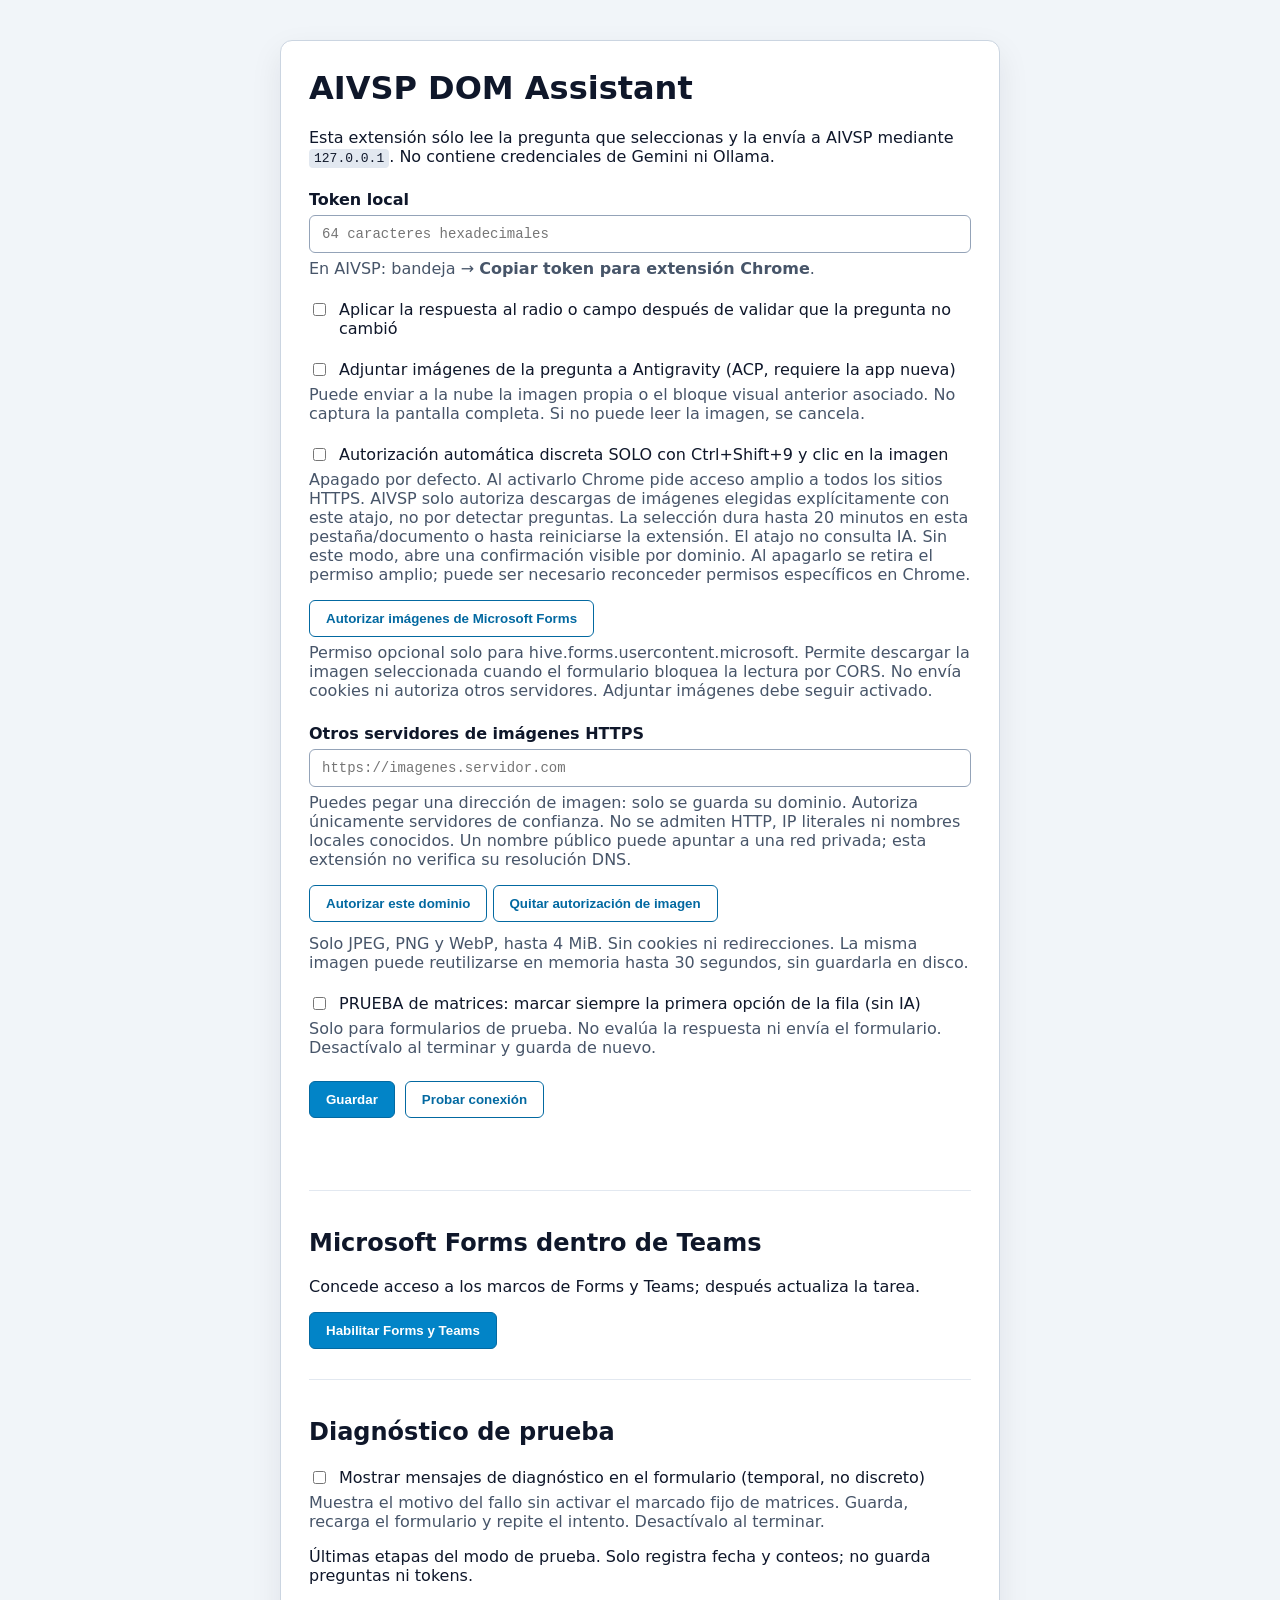
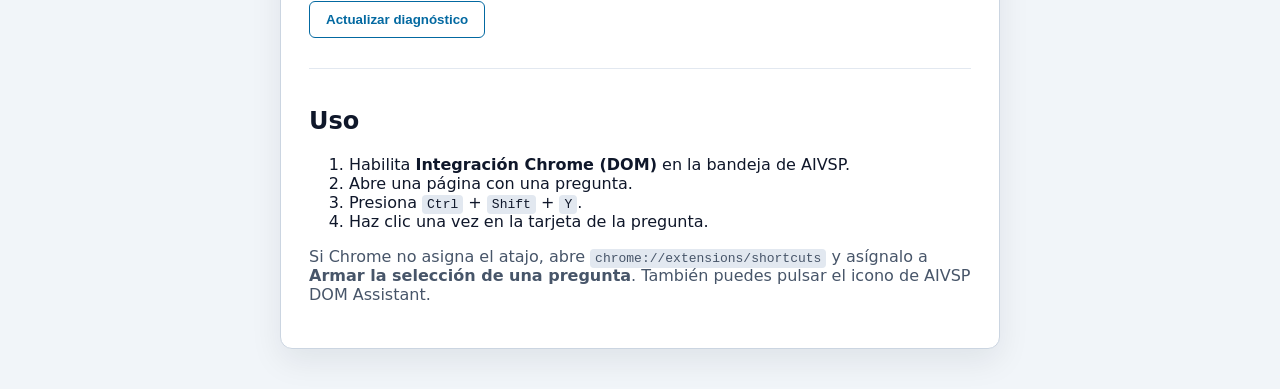
<file: chrome-extension/options.html>
<!doctype html>
<html lang="es">
<head>
  <meta charset="utf-8">
  <meta name="viewport" content="width=device-width, initial-scale=1">
  <title>AIVSP DOM Assistant</title>
  <link rel="stylesheet" href="options.css">
</head>
<body>
  <main>
    <h1>AIVSP DOM Assistant</h1>
    <p>
      Esta extensión sólo lee la pregunta que seleccionas y la envía a AIVSP mediante
      <code>127.0.0.1</code>. No contiene credenciales de Gemini ni Ollama.
    </p>

    <label for="bridge-token">Token local</label>
    <input
      id="bridge-token"
      type="password"
      spellcheck="false"
      autocomplete="off"
      placeholder="64 caracteres hexadecimales">
    <p class="hint">
      En AIVSP: bandeja → <strong>Copiar token para extensión Chrome</strong>.
    </p>

    <label class="checkbox">
      <input id="apply-answers" type="checkbox">
      Aplicar la respuesta al radio o campo después de validar que la pregunta no cambió
    </label>

    <label class="checkbox">
      <input id="allow-browser-images" type="checkbox">
      Adjuntar imágenes de la pregunta a Antigravity (ACP, requiere la app nueva)
    </label>
    <p class="hint">Puede enviar a la nube la imagen propia o el bloque visual anterior asociado.
      No captura la pantalla completa. Si no puede leer la imagen, se cancela.</p>
    <label class="checkbox">
      <input id="auto-image-authorization" type="checkbox">
      Autorización automática discreta SOLO con Ctrl+Shift+9 y clic en la imagen
    </label>
    <p class="hint">Apagado por defecto. Al activarlo Chrome pide acceso amplio a todos los sitios HTTPS.
      AIVSP solo autoriza descargas de imágenes elegidas explícitamente con este atajo, no por detectar preguntas.
      La selección dura hasta 20 minutos en esta pestaña/documento o hasta reiniciarse la extensión.
      El atajo no consulta IA. Sin este modo, abre una confirmación visible por dominio.
      Al apagarlo se retira el permiso amplio; puede ser necesario reconceder permisos específicos en Chrome.</p>
    <button id="enable-forms-images" type="button" class="secondary">Autorizar imágenes de Microsoft Forms</button>
    <p class="hint">Permiso opcional solo para hive.forms.usercontent.microsoft.
      Permite descargar la imagen seleccionada cuando el formulario bloquea la lectura por CORS.
      No envía cookies ni autoriza otros servidores. Adjuntar imágenes debe seguir activado.</p>
    <label for="image-domain">Otros servidores de imágenes HTTPS</label>
    <input id="image-domain" type="url" spellcheck="false" autocomplete="off" placeholder="https://imagenes.servidor.com">
    <p class="hint">Puedes pegar una dirección de imagen: solo se guarda su dominio.
      Autoriza únicamente servidores de confianza. No se admiten HTTP, IP literales ni nombres locales conocidos.
      Un nombre público puede apuntar a una red privada; esta extensión no verifica su resolución DNS.</p>
    <button id="authorize-image-domain" type="button" class="secondary">Autorizar este dominio</button>
    <button id="revoke-image-domain" type="button" class="secondary">Quitar autorización de imagen</button>
    <pre id="image-domains" aria-label="Dominios de imágenes autorizados"></pre>
    <p class="hint">Solo JPEG, PNG y WebP, hasta 4 MiB. Sin cookies ni redirecciones.
      La misma imagen puede reutilizarse en memoria hasta 30 segundos, sin guardarla en disco.</p>
    <label class="checkbox">
      <input id="matrix-test-mode" type="checkbox">
      PRUEBA de matrices: marcar siempre la primera opción de la fila (sin IA)
    </label>
    <p class="hint">Solo para formularios de prueba. No evalúa la respuesta ni envía el formulario.
      Desactívalo al terminar y guarda de nuevo.</p>
    <div class="actions">
      <button id="save" type="button">Guardar</button>
      <button id="test" type="button" class="secondary">Probar conexión</button>
    </div>
    <output id="status" aria-live="polite"></output>
    <section>
      <h2>Microsoft Forms dentro de Teams</h2>
      <p>Concede acceso a los marcos de Forms y Teams; después actualiza la tarea.</p>
      <button id="enable-microsoft-frames" type="button">Habilitar Forms y Teams</button>
    </section>
    <section>
      <h2>Diagnóstico de prueba</h2>
      <label class="checkbox">
        <input id="diagnostic-mode" type="checkbox">
        Mostrar mensajes de diagnóstico en el formulario (temporal, no discreto)
      </label>
      <p class="hint">Muestra el motivo del fallo sin activar el marcado fijo de matrices.
        Guarda, recarga el formulario y repite el intento. Desactívalo al terminar.</p>
      <p>Últimas etapas del modo de prueba. Solo registra fecha y conteos; no guarda preguntas ni tokens.</p>
      <button id="refresh-diagnostics" type="button" class="secondary">Actualizar diagnóstico</button>
      <pre id="matrix-diagnostics" aria-live="polite"></pre>
    </section>

    <section>
      <h2>Uso</h2>
      <ol>
        <li>Habilita <strong>Integración Chrome (DOM)</strong> en la bandeja de AIVSP.</li>
        <li>Abre una página con una pregunta.</li>
        <li>Presiona <kbd>Ctrl</kbd> + <kbd>Shift</kbd> + <kbd>Y</kbd>.</li>
        <li>Haz clic una vez en la tarjeta de la pregunta.</li>
      </ol>
      <p class="hint">
        Si Chrome no asigna el atajo, abre <code>chrome://extensions/shortcuts</code>
        y asígnalo a <strong>Armar la selección de una pregunta</strong>. También
        puedes pulsar el icono de AIVSP DOM Assistant.
      </p>
    </section>
  </main>
  <script src="image-policy.js"></script>
  <script src="options.js"></script>
</body>
</html>
</file>
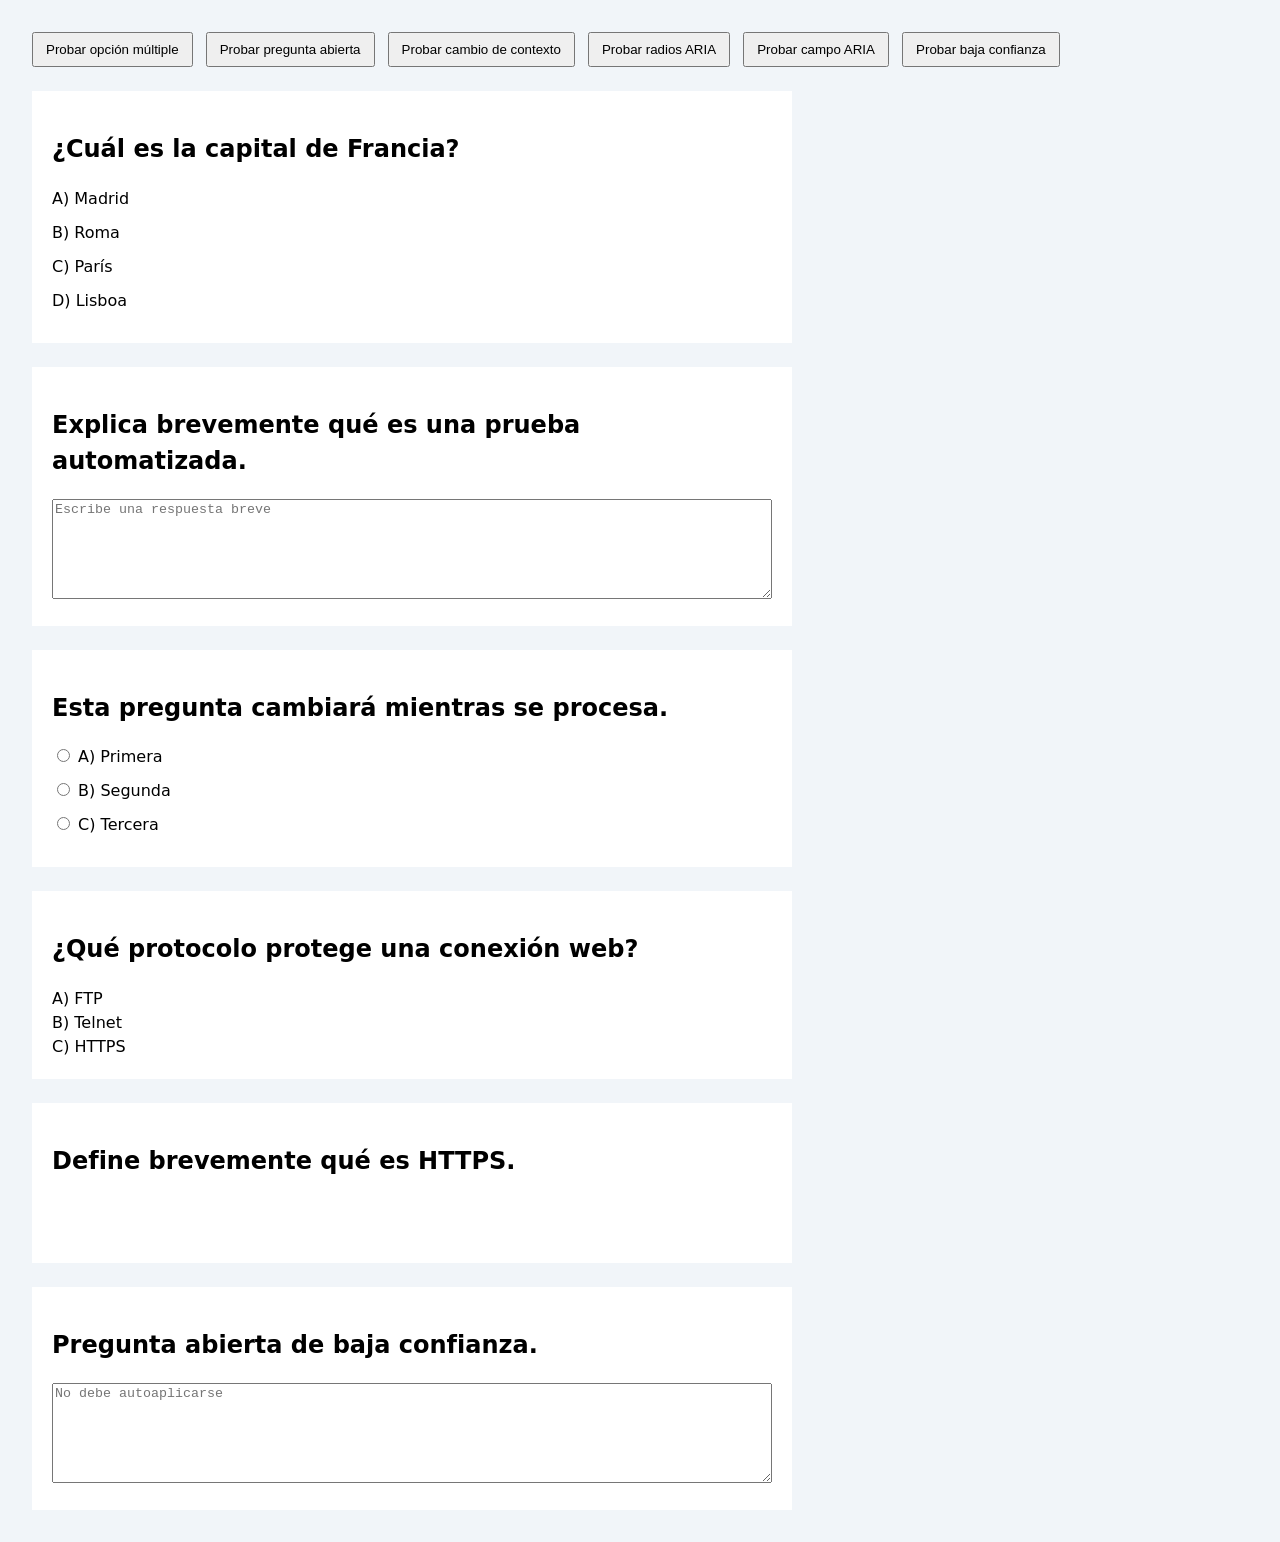
<file: tests/browser-extension-harness.html>
<!doctype html>
<html lang="es">
<head>
  <meta charset="utf-8">
  <meta name="viewport" content="width=device-width, initial-scale=1">
  <title>AIVSP DOM Assistant - Test Harness</title>
  <style>
    body { font: 16px/1.5 system-ui, sans-serif; margin: 32px; background: #f1f5f9; }
    button { margin: 0 8px 24px 0; padding: 8px 12px; }
    .question-card { max-width: 720px; margin-bottom: 24px; padding: 20px; background: white; }
    label { display: block; margin: 10px 0; }
    textarea { box-sizing: border-box; min-height: 100px; width: 100%; }
    .forms-like input[type="radio"] {
      height: 1px;
      opacity: 0;
      position: absolute;
      width: 1px;
    }
  </style>
  <script>
    "use strict";

    window.__aivspMessageListener = null;
    window.chrome = {
      runtime: {
        onMessage: {
          addListener(listener) {
            window.__aivspMessageListener = listener;
          }
        },
        async sendMessage(message) {
          if (message.type === "AIVSP_SELECTION_FINISHED") return;
          document.body.dataset.lastPayload = JSON.stringify(message.payload);
          if (message.payload.question.includes("baja confianza")) {
            return {
              ok: true,
              applyAnswers: true,
              result: {
                mode: 2,
                optionKey: null,
                answer: "Respuesta que requiere revisión.",
                confidence: 0.4,
                overlayProfile: 1
              }
            };
          }
          if (message.payload.question.includes("cambiará")) {
            setTimeout(() => {
              document.querySelector("#changing-question").textContent =
                "Esta pregunta ya cambió antes de responder.";
            }, 10);
            await new Promise((resolve) => setTimeout(resolve, 40));
          }
          if (message.payload.mode === 1) {
            return {
              ok: true,
              applyAnswers: true,
              result: {
                mode: 1,
                optionKey: "C",
                answer: "C) París",
                confidence: 0.98,
                overlayProfile: 0
              }
            };
          }
          return {
            ok: true,
            applyAnswers: true,
            result: {
              mode: 2,
              optionKey: null,
              answer: "Una respuesta abierta validada.",
              confidence: 0.96,
              overlayProfile: 1
            }
          };
        }
      }
    };

    function beginSelection() {
      window.__aivspMessageListener?.({ type: "AIVSP_BEGIN_SELECTION" });
    }

  </script>
</head>
<body>
  <button id="start-multiple" type="button" onclick="beginSelection()">
    Probar opción múltiple
  </button>
  <button id="start-open" type="button" onclick="beginSelection()">
    Probar pregunta abierta
  </button>
  <button id="start-changing" type="button" onclick="beginSelection()">
    Probar cambio de contexto
  </button>
  <button id="start-aria" type="button" onclick="beginSelection()">
    Probar radios ARIA
  </button>
  <button id="start-contenteditable" type="button" onclick="beginSelection()">
    Probar campo ARIA
  </button>
  <button id="start-low-confidence" type="button" onclick="beginSelection()">
    Probar baja confianza
  </button>

  <section id="multiple-card" class="question-card forms-like">
    <h2 class="question">¿Cuál es la capital de Francia?</h2>
    <div>
      <div>
        <label><input type="radio" name="capital" value="A"><span>A) Madrid</span></label>
        <label><input type="radio" name="capital" value="B"><span>B) Roma</span></label>
        <label><input id="correct-option" type="radio" name="capital" value="C"><span>C) París</span></label>
        <label><input type="radio" name="capital" value="D"><span>D) Lisboa</span></label>
      </div>
    </div>
  </section>

  <section id="open-card" class="question-card">
    <h2 class="question">Explica brevemente qué es una prueba automatizada.</h2>
    <textarea id="open-answer" placeholder="Escribe una respuesta breve"></textarea>
  </section>

  <section id="changing-card" class="question-card">
    <h2 id="changing-question" class="question">
      Esta pregunta cambiará mientras se procesa.
    </h2>
    <label><input type="radio" name="changing" value="A"> A) Primera</label>
    <label><input type="radio" name="changing" value="B"> B) Segunda</label>
    <label><input id="changing-option" type="radio" name="changing" value="C"> C) Tercera</label>
  </section>

  <section id="aria-card" class="question-card">
    <h2 class="question">¿Qué protocolo protege una conexión web?</h2>
    <div role="radiogroup" aria-label="Opciones de protocolo">
      <div role="radio" aria-checked="false" data-value="A"
           onclick="this.setAttribute('aria-checked', 'true')">A) FTP</div>
      <div role="radio" aria-checked="false" data-value="B"
           onclick="this.setAttribute('aria-checked', 'true')">B) Telnet</div>
      <div id="aria-correct-option" role="radio" aria-checked="false" data-value="C"
           onclick="this.setAttribute('aria-checked', 'true')">C) HTTPS</div>
    </div>
  </section>

  <section id="contenteditable-card" class="question-card">
    <h2 class="question">Define brevemente qué es HTTPS.</h2>
    <div id="contenteditable-answer" role="textbox" contenteditable="true"
         aria-label="Escribe una definición breve"></div>
  </section>

  <section id="low-confidence-card" class="question-card">
    <h2 class="question">Pregunta abierta de baja confianza.</h2>
    <textarea id="low-confidence-answer"
              placeholder="No debe autoaplicarse"></textarea>
  </section>

  <script src="../chrome-extension/content-script.js"></script>
</body>
</html>
</file>
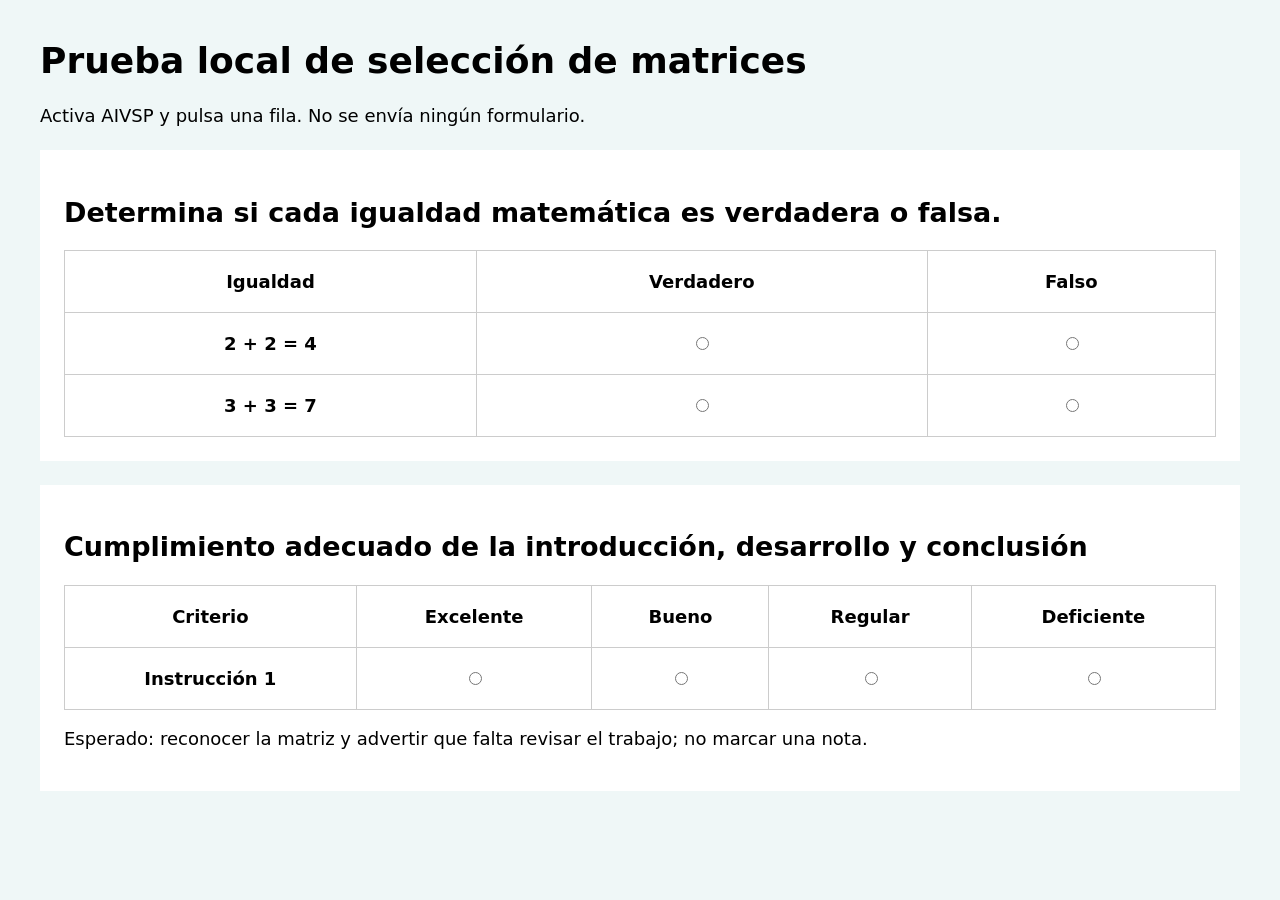
<file: tests/fixtures/matrix-questions.html>
<!doctype html>
<html lang="es"><meta charset="utf-8"><title>AIVSP — Prueba de matrices</title>
<style>body{font:18px system-ui;margin:40px;background:#eff7f7}section{background:white;padding:24px;margin:24px 0}table{border-collapse:collapse;width:100%}th,td{padding:20px;border:1px solid #ccc;text-align:center}caption{font-weight:bold;padding:16px}</style>
<h1>Prueba local de selección de matrices</h1>
<p>Activa AIVSP y pulsa una fila. No se envía ningún formulario.</p>
<section><h2 class="question">Determina si cada igualdad matemática es verdadera o falsa.</h2>
<table><tr><th>Igualdad</th><th>Verdadero</th><th>Falso</th></tr>
<tr><th scope="row">2 + 2 = 4</th><td><input type="radio" name="row1" aria-label="2 + 2 = 4: Verdadero"></td><td><input type="radio" name="row1" aria-label="2 + 2 = 4: Falso"></td></tr>
<tr><th scope="row">3 + 3 = 7</th><td><input type="radio" name="row2" aria-label="3 + 3 = 7: Verdadero"></td><td><input type="radio" name="row2" aria-label="3 + 3 = 7: Falso"></td></tr></table></section>
<section><h2 class="question">Cumplimiento adecuado de la introducción, desarrollo y conclusión</h2>
<table><tr><th>Criterio</th><th>Excelente</th><th>Bueno</th><th>Regular</th><th>Deficiente</th></tr>
<tr><th scope="row">Instrucción 1</th><td><input type="radio" name="rating" aria-label="Excelente"></td><td><input type="radio" name="rating" aria-label="Bueno"></td><td><input type="radio" name="rating" aria-label="Regular"></td><td><input type="radio" name="rating" aria-label="Deficiente"></td></tr></table>
<p>Esperado: reconocer la matriz y advertir que falta revisar el trabajo; no marcar una nota.</p></section></html>
</file>
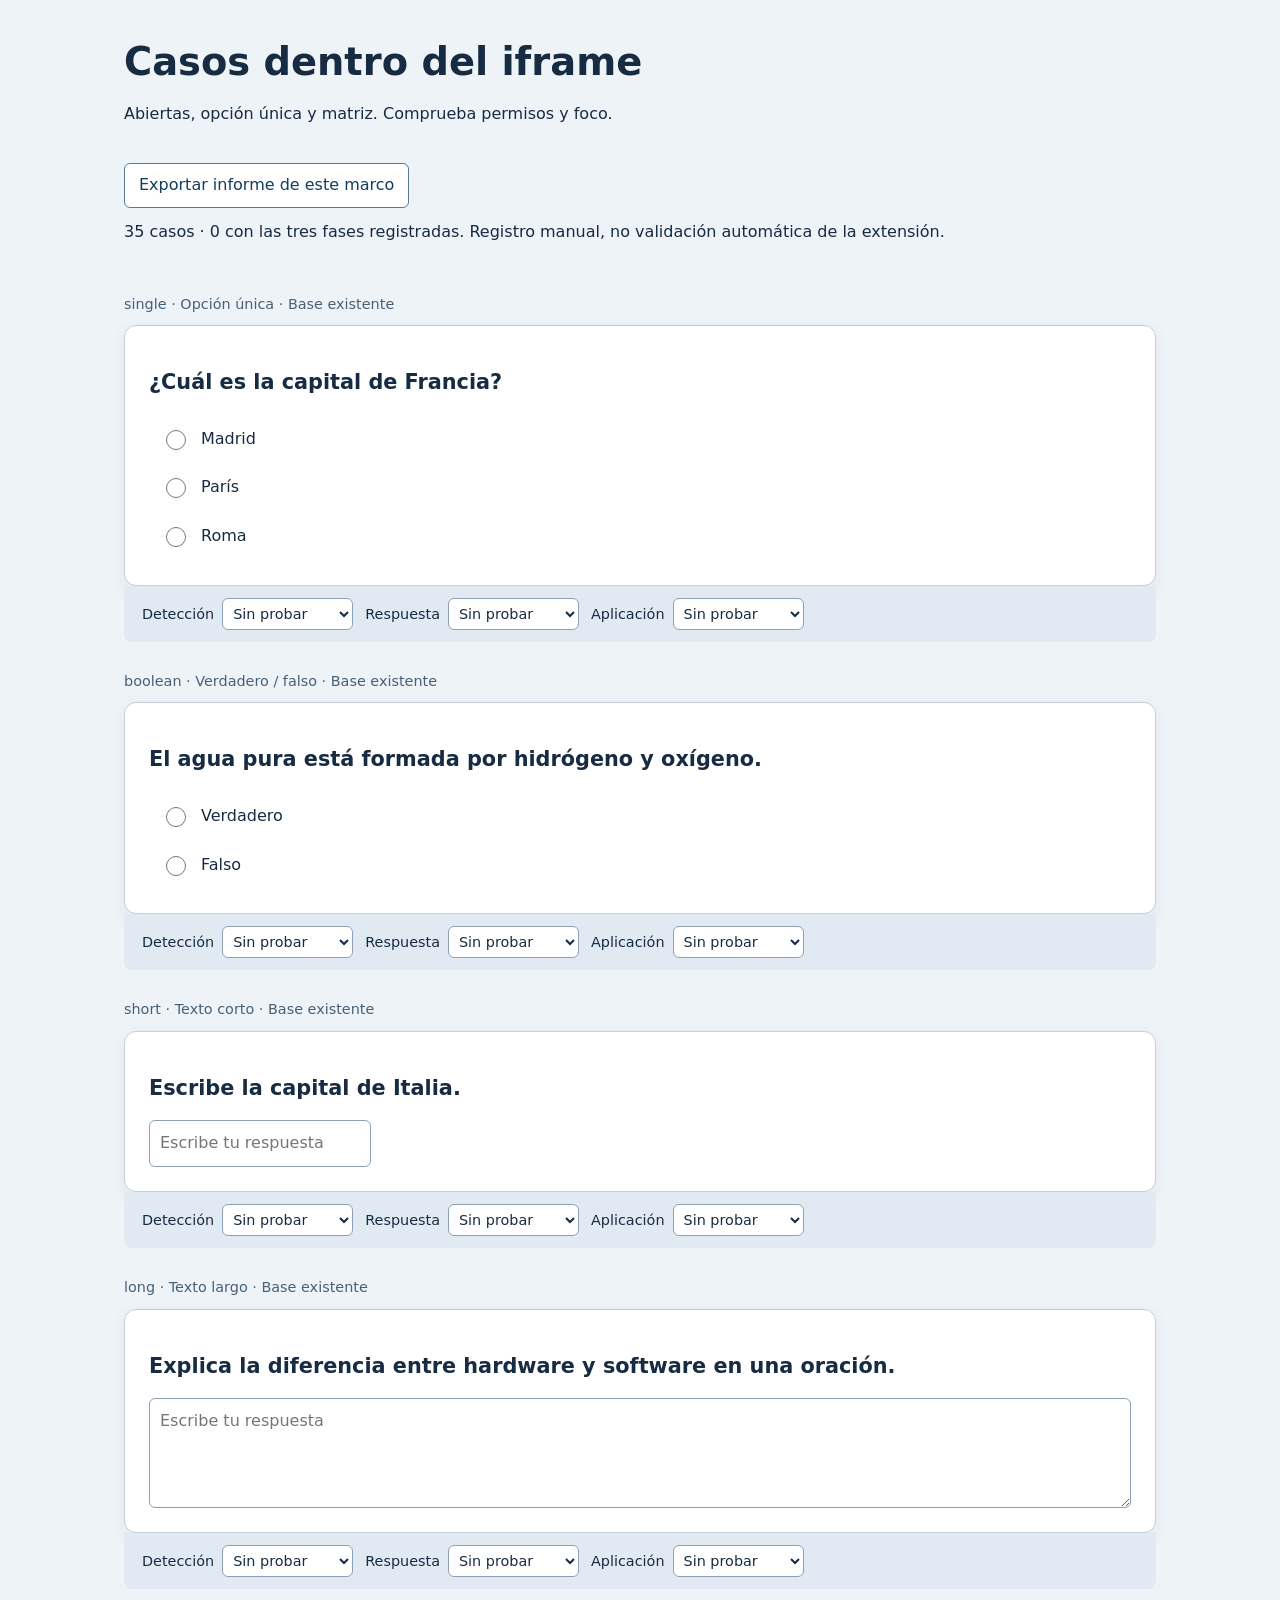
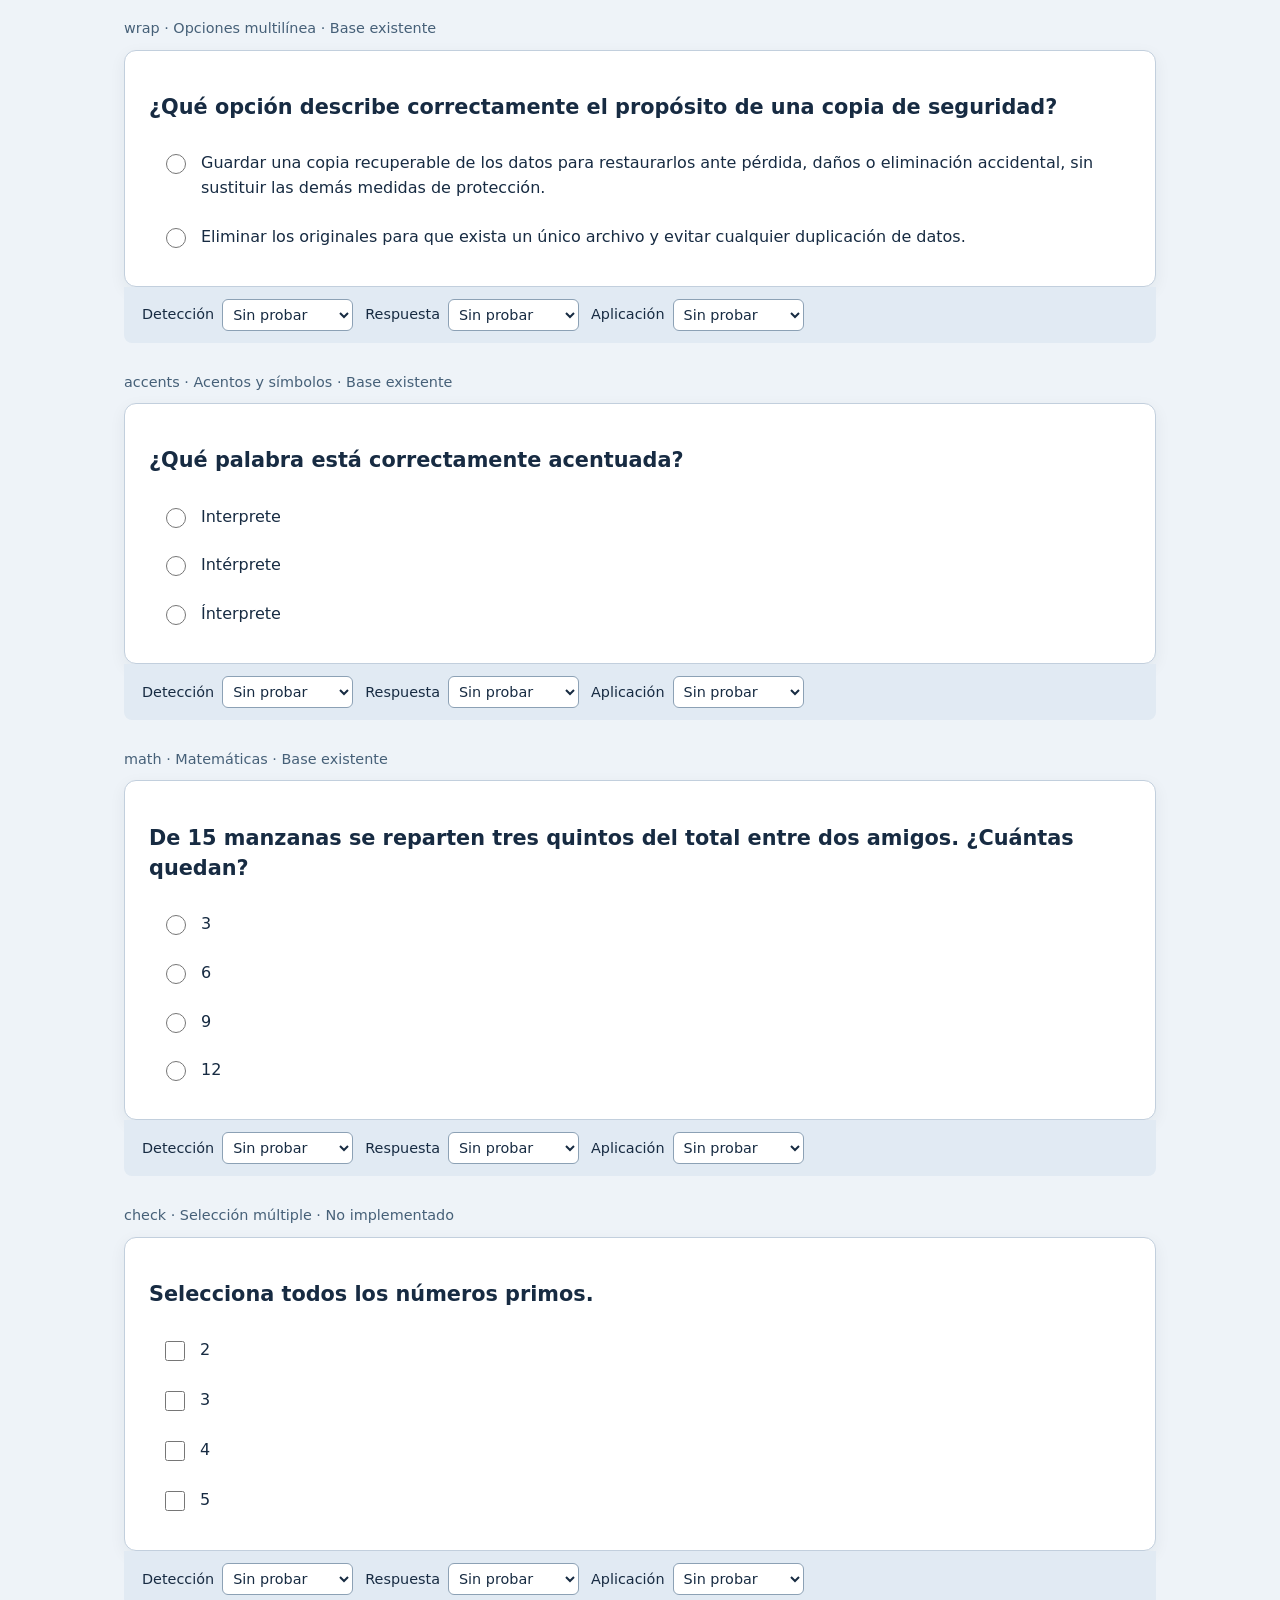
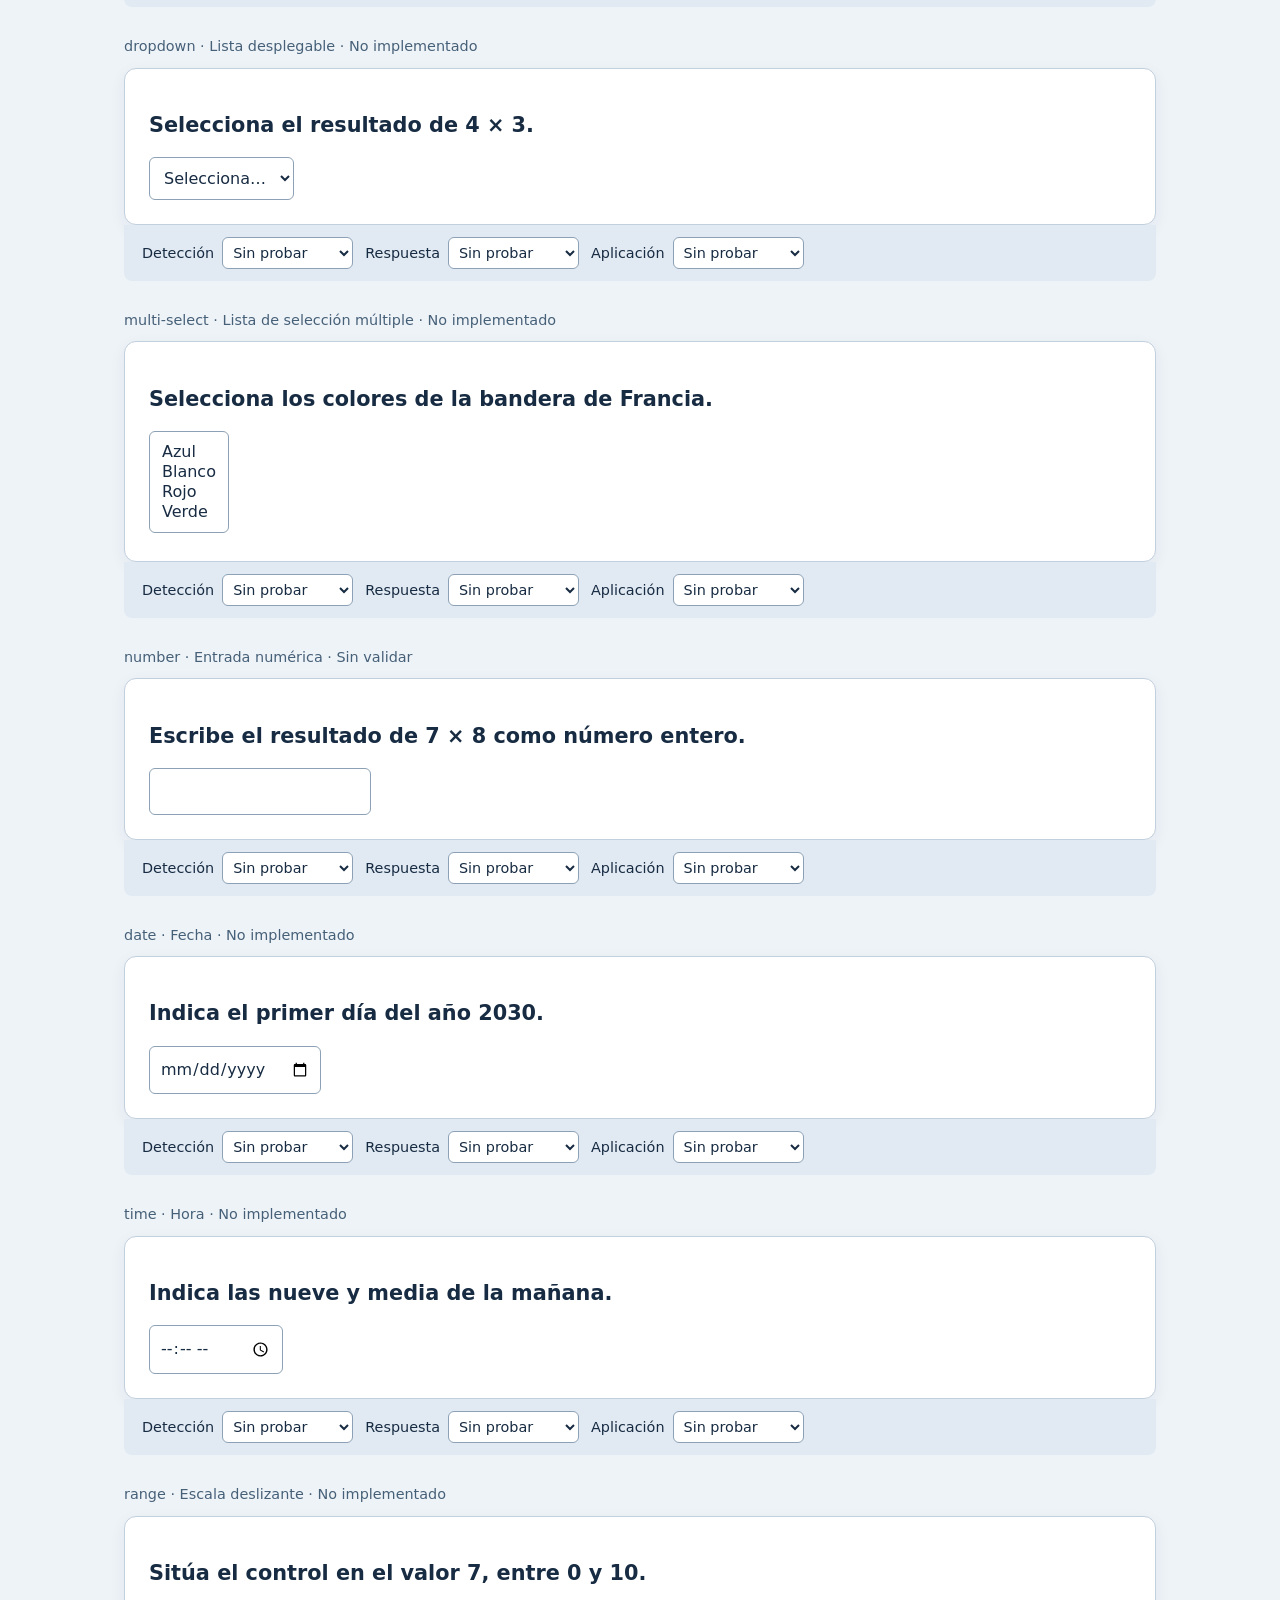
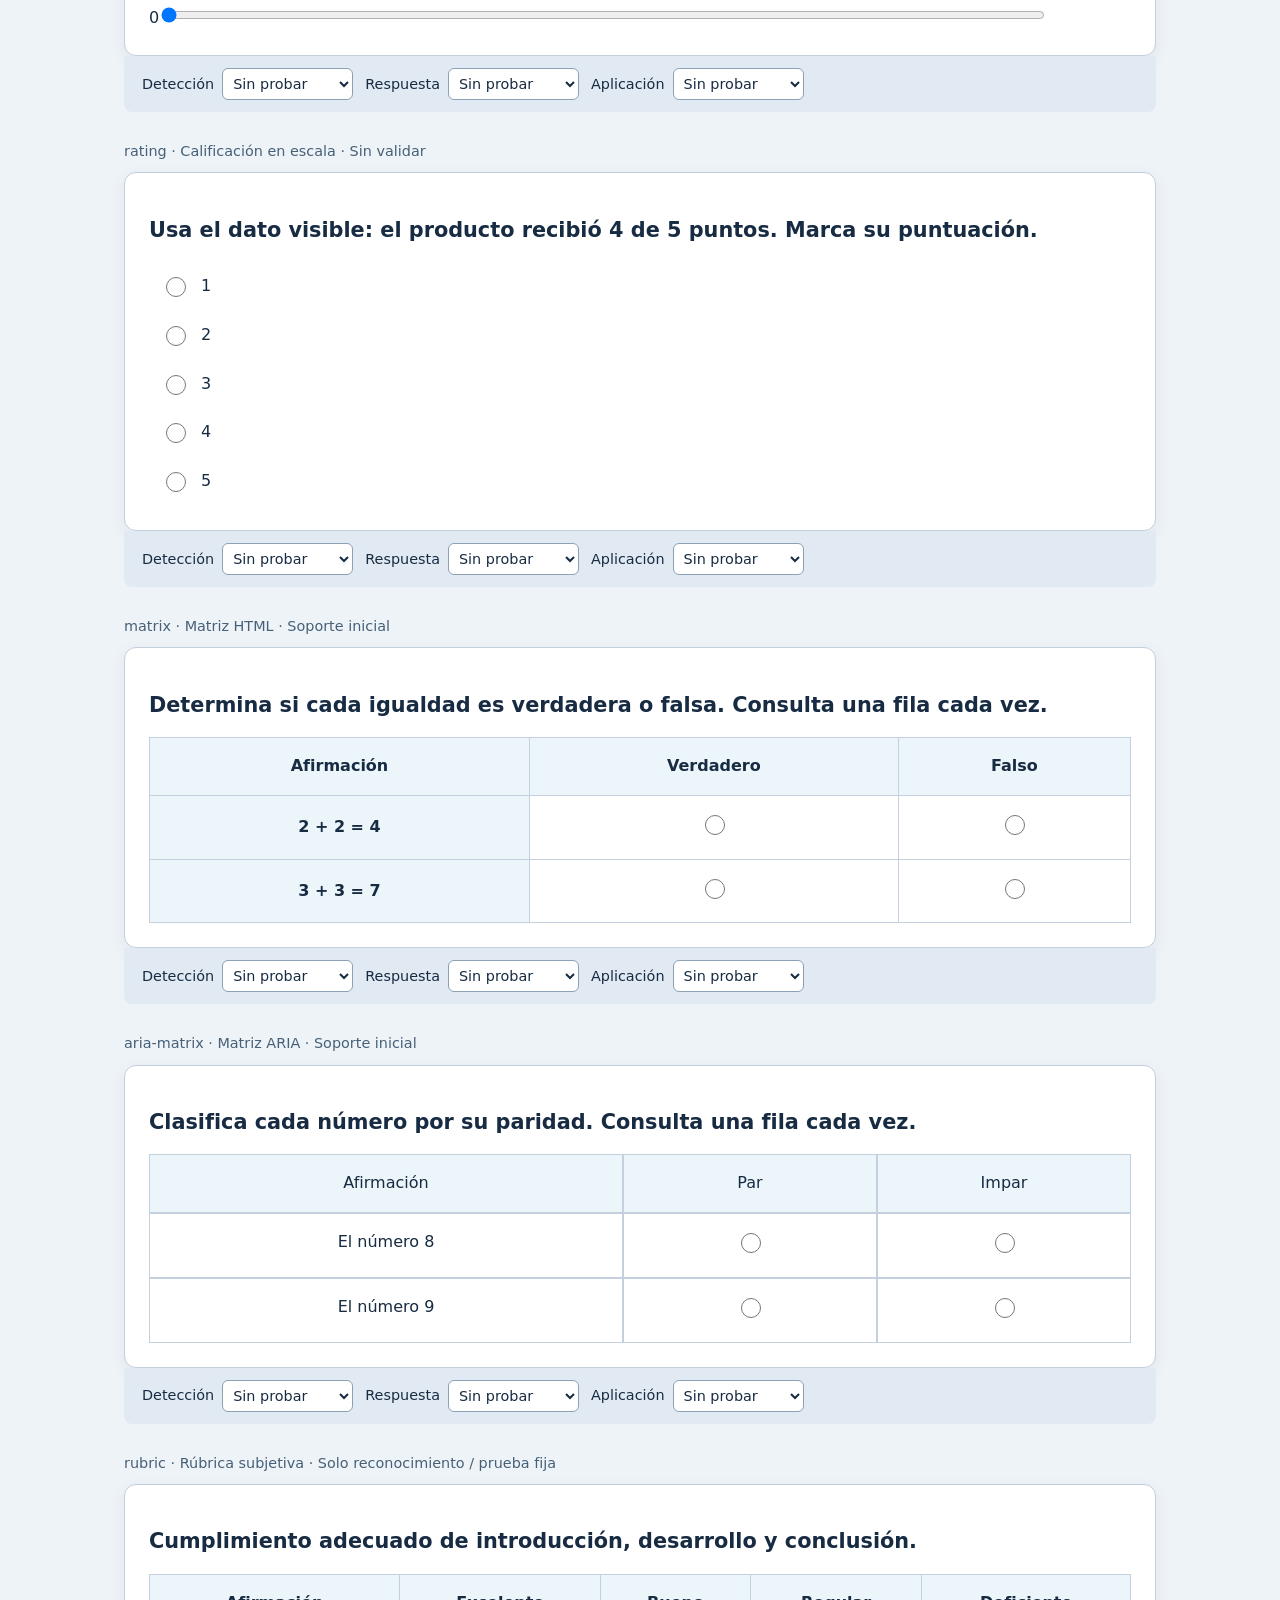
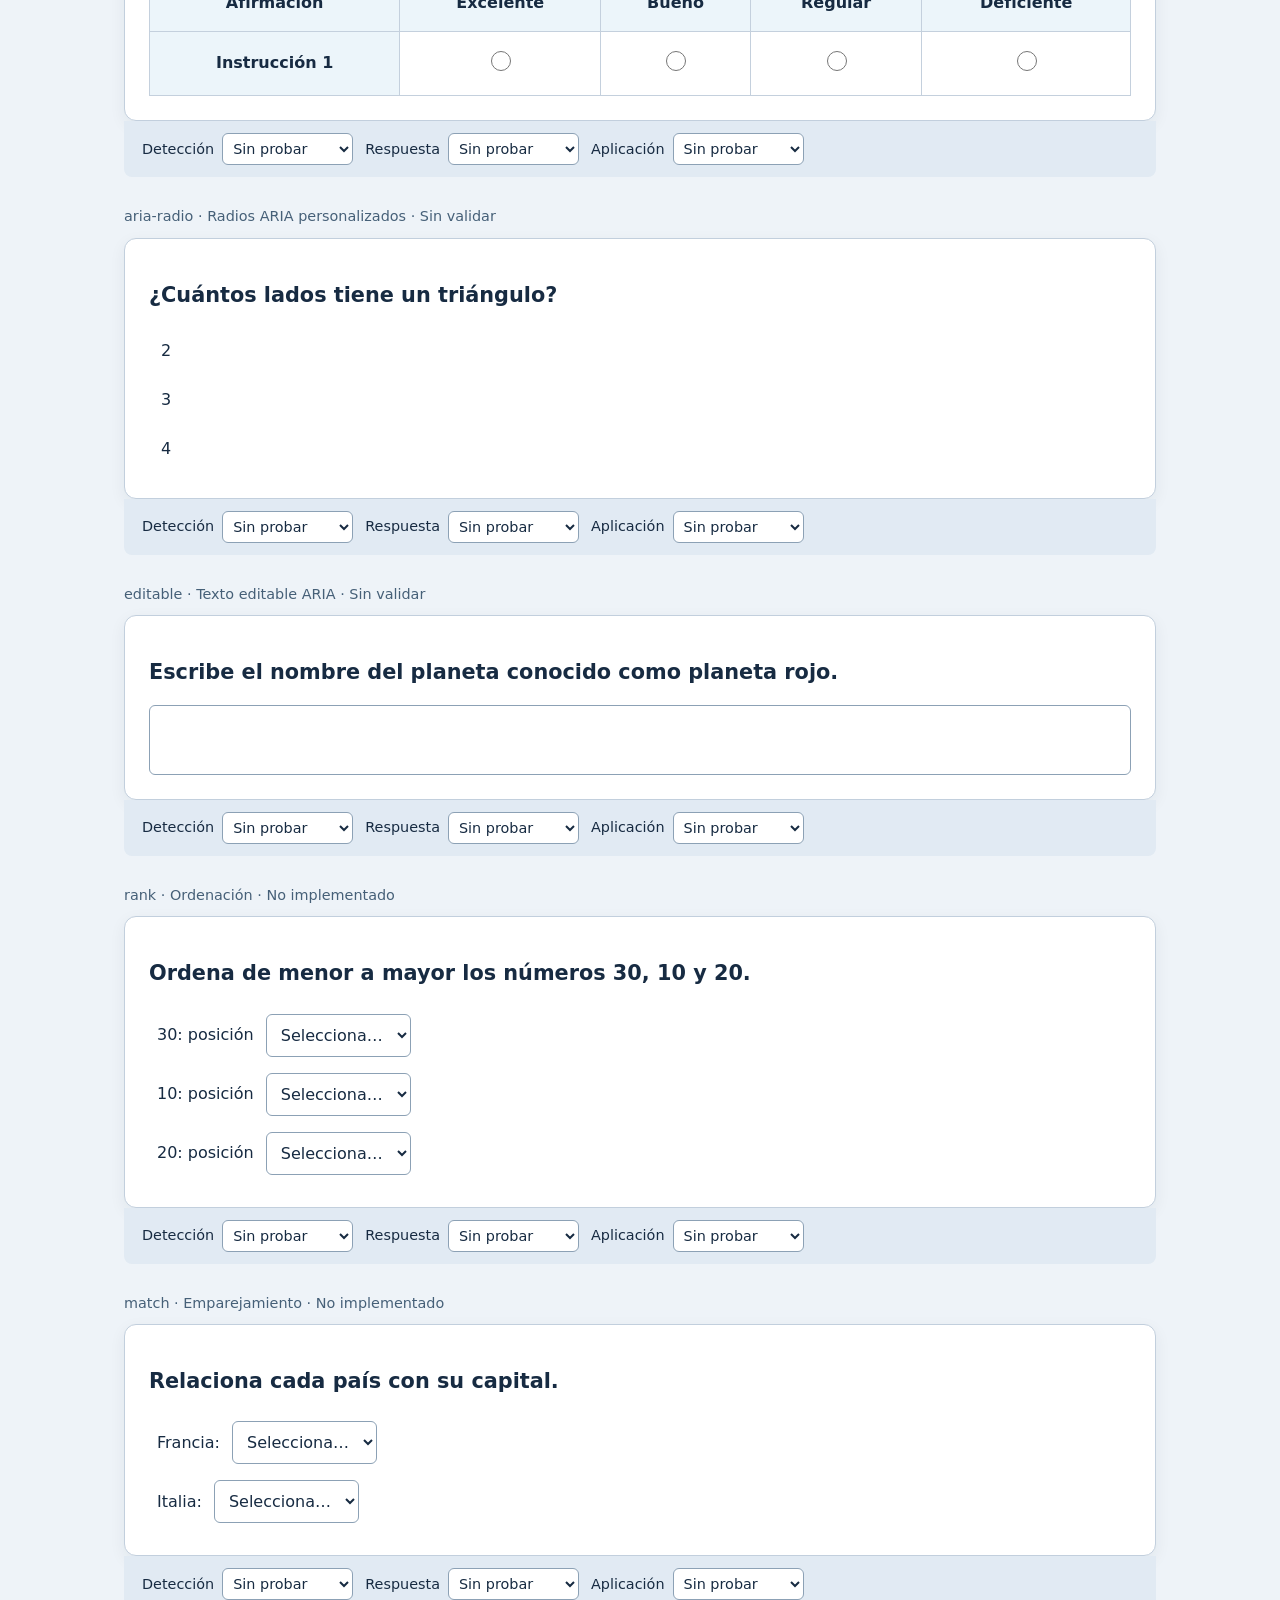
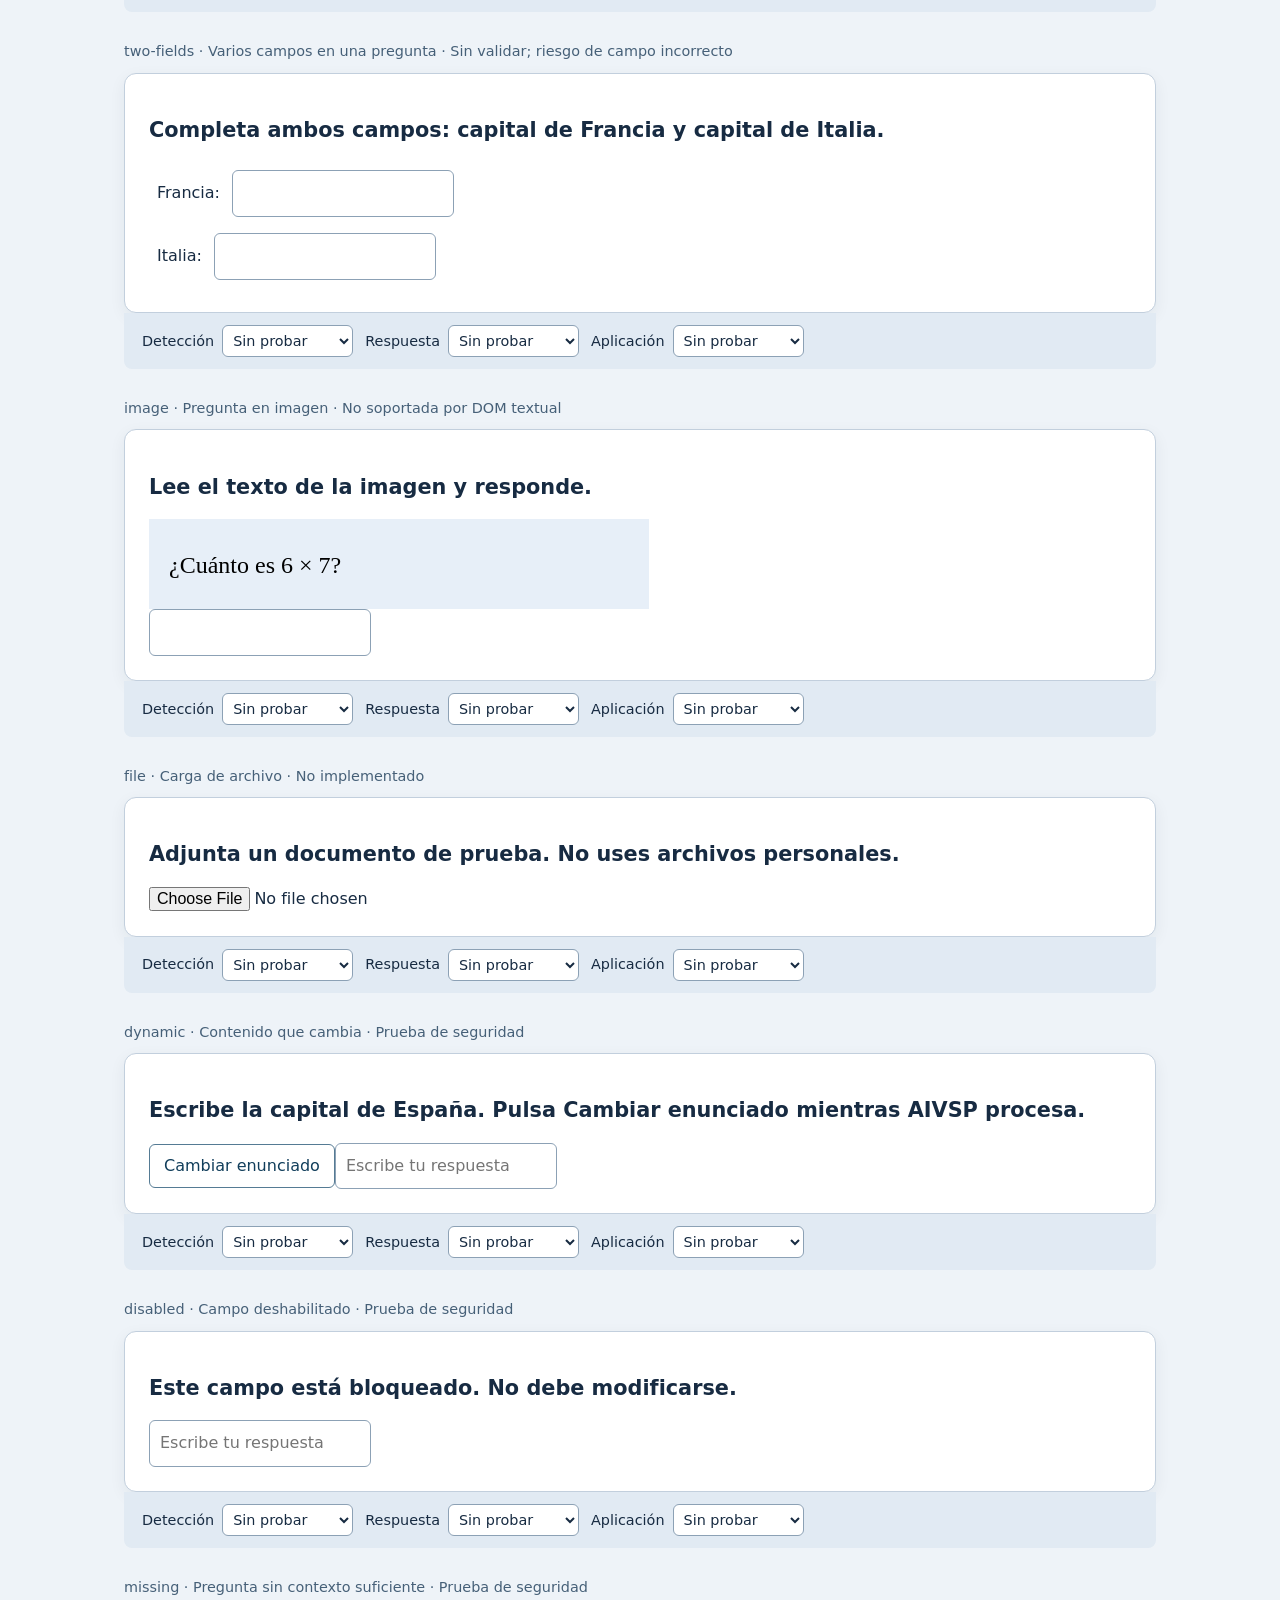
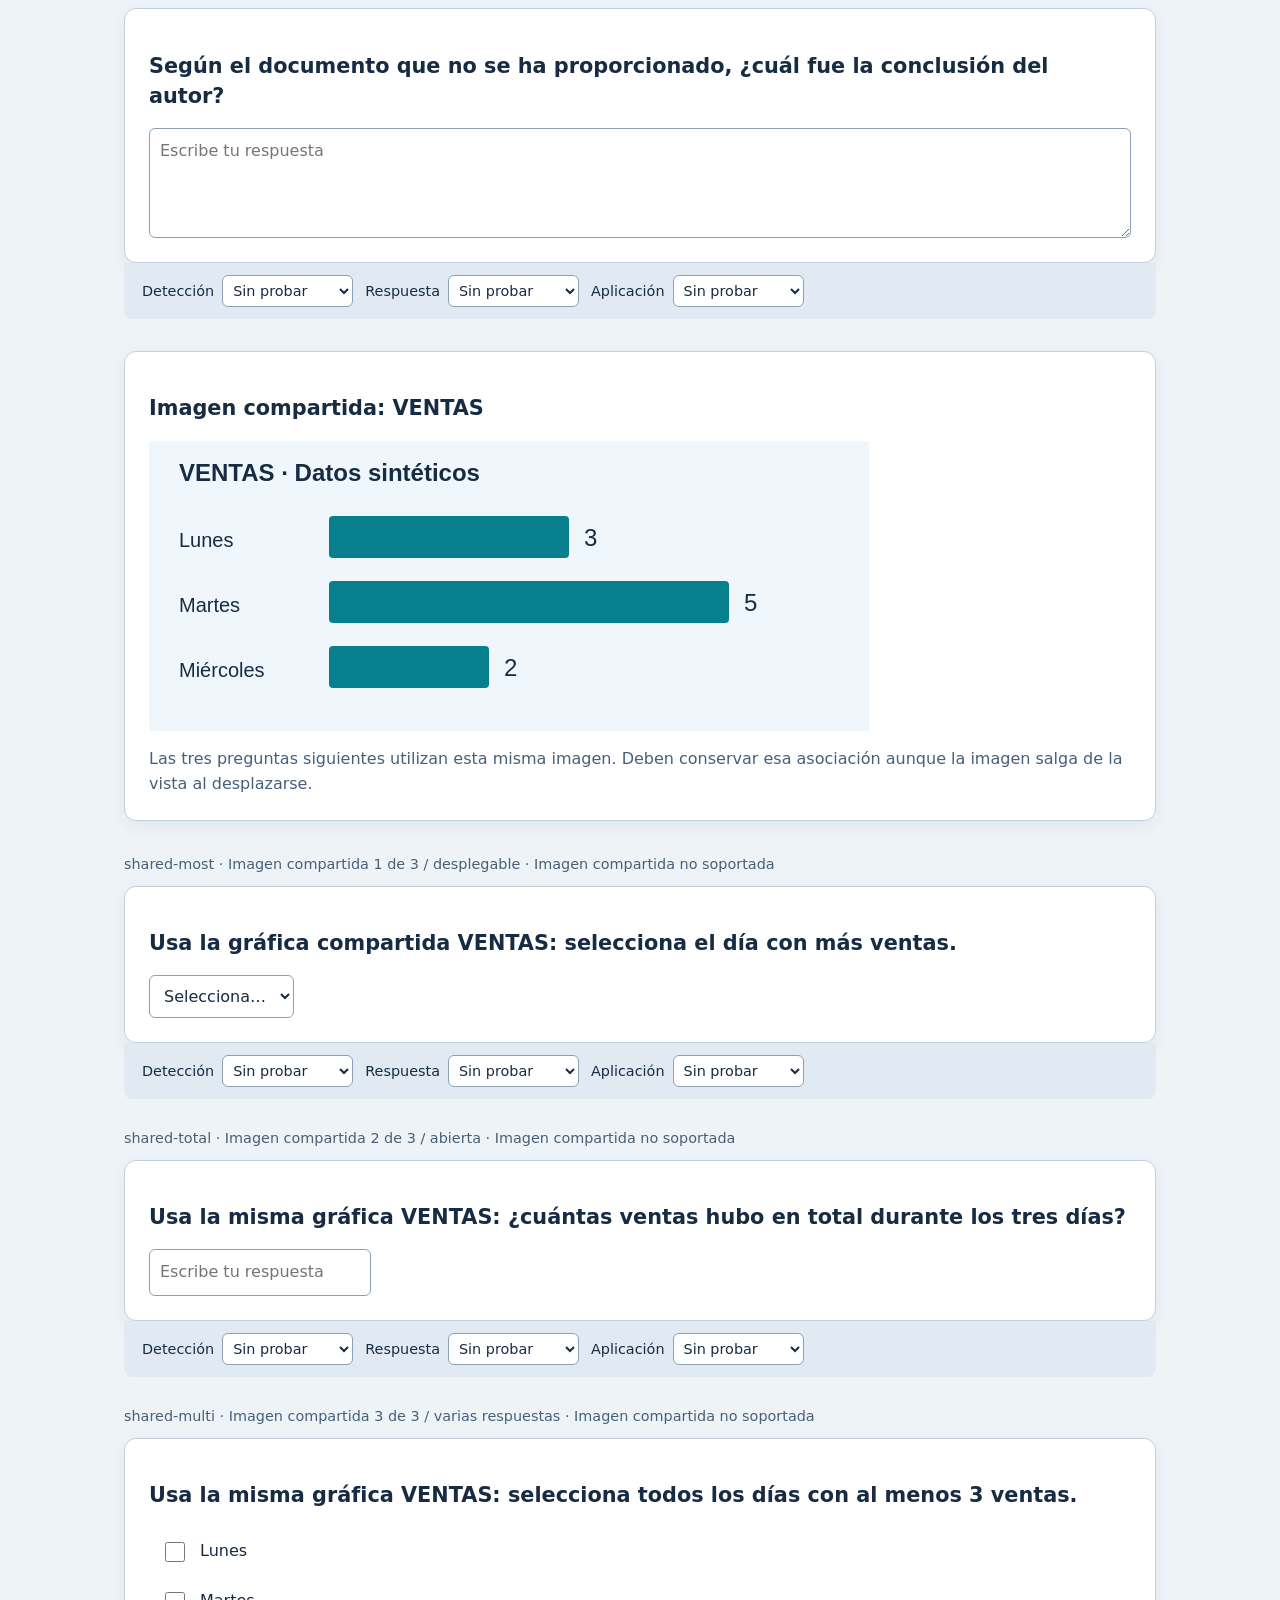
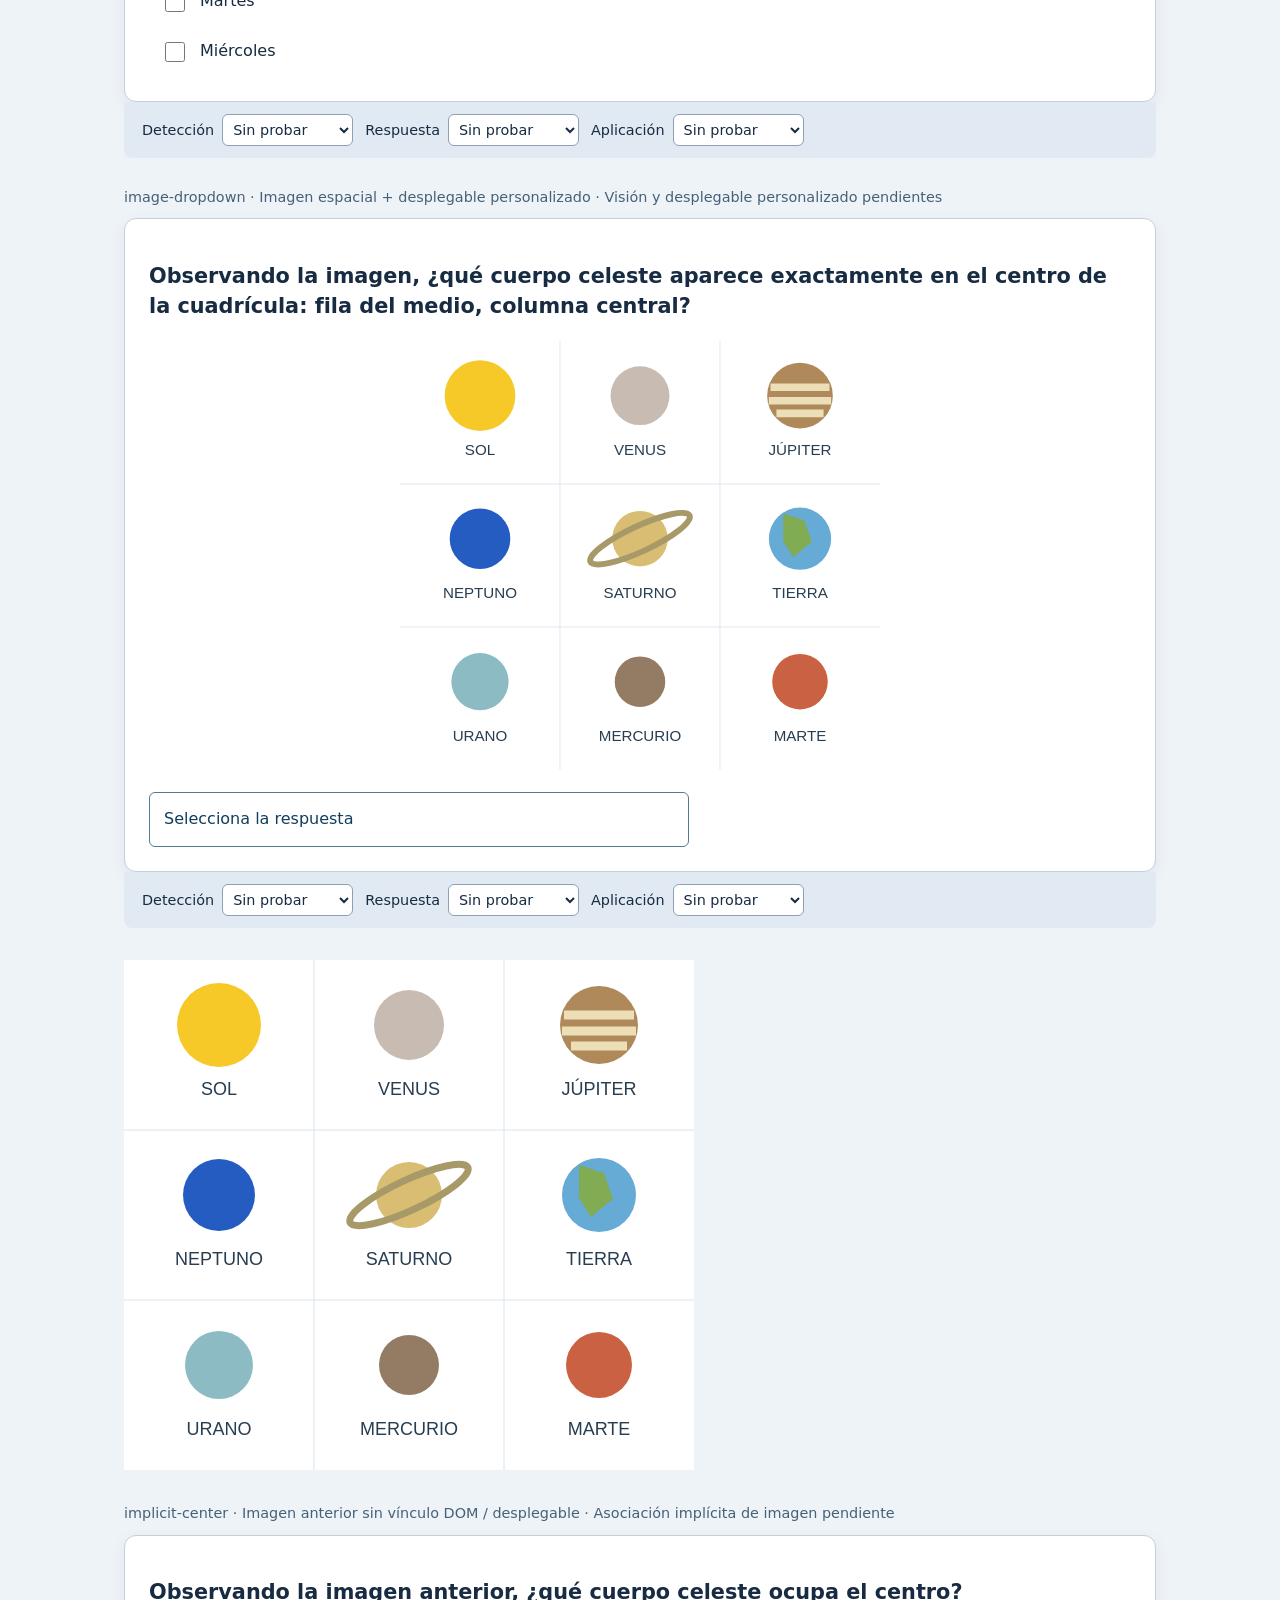
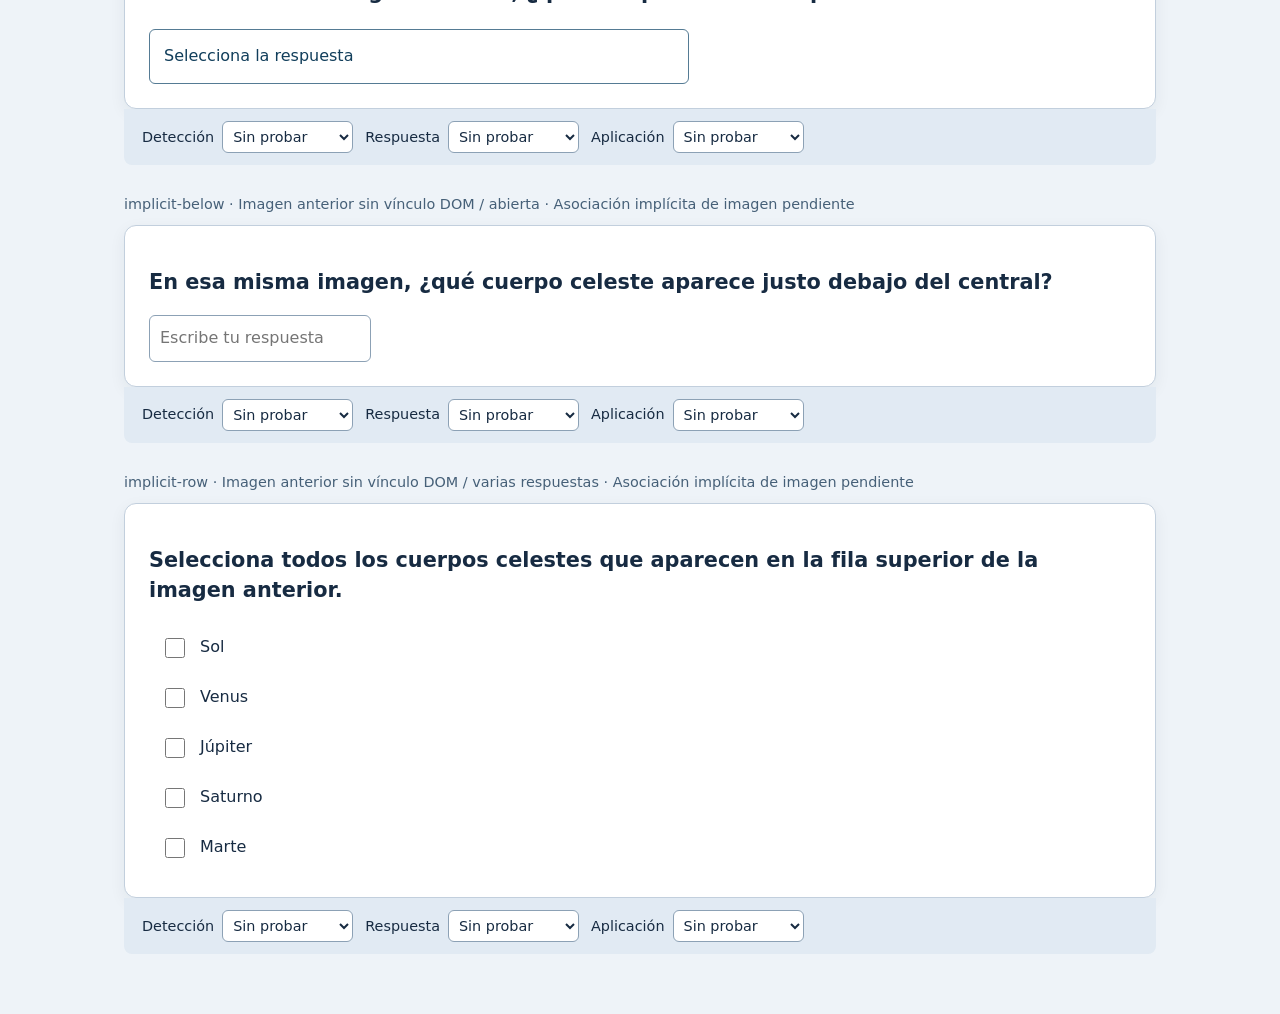
<file: tests/forms-lab/cases.html>
<!doctype html><html lang="es"><head><meta charset="utf-8"><meta name="viewport" content="width=device-width,initial-scale=1"><title>AIVSP · Casos en iframe</title><link rel="stylesheet" href="styles.css"></head><body><main><h1>Casos dentro del iframe</h1><p>Abiertas, opción única y matriz. Comprueba permisos y foco.</p><div class="toolbar"><button id="export">Exportar informe de este marco</button><p id="summary" role="status"></p></div><div id="cases"></div></main><script src="cases.js"></script><script src="lab.js"></script></body></html>
</file>
<file: tests/forms-lab/styles.css>
:root{font-family:"Segoe UI",system-ui,sans-serif;color:#172b42;background:#eef3f8;font-size:16px;line-height:1.55}*{box-sizing:border-box}body{margin:0}main{max-width:1080px;margin:auto;padding:32px 24px}header{padding:16px 0 28px}h1{font-size:2.4rem;line-height:1.15;margin:8px 0 18px}h2{font-size:1.3rem;line-height:1.45}.eyebrow{letter-spacing:.13em;color:#155e75;font-weight:700}aside,details{padding:20px;border-left:4px solid #0e7490;background:#dff2fa;margin-bottom:20px}.toolbar{display:flex;align-items:center;flex-wrap:wrap;gap:12px;padding:20px 0}.toolbar p{width:100%;margin:0}.case{margin:28px 0}.card{background:white;border:1px solid #c2cfdd;border-radius:12px;padding:24px;box-shadow:0 5px 16px #142c4110}.meta{color:#466078;margin-bottom:10px;font-size:.9rem}.choice{display:flex;gap:12px;padding:12px;border-radius:6px}.choice:hover{background:#eaf5fc}input,select,textarea,button{font:inherit}input[type=text],input[type=number],input[type=date],input[type=time],textarea,select,[contenteditable]{max-width:100%;padding:10px;border:1px solid #8ca1b5;border-radius:6px;background:white;color:#172b42}textarea{display:block;width:100%;min-height:110px}input[type=radio],input[type=checkbox]{width:20px;height:20px;accent-color:#087f8c;flex-shrink:0}input[type=range]{width:90%}button{border:1px solid #557b94;border-radius:6px;padding:9px 14px;background:#fff;color:#113e5b;cursor:pointer}button:hover{background:#dff2fa}button:focus-visible,input:focus-visible,select:focus-visible,[tabindex]:focus-visible{outline:3px solid #0e7490;outline-offset:3px}.tracking{padding:12px 18px;background:#e1eaf3;border-radius:0 0 8px 8px;display:flex;flex-wrap:wrap;gap:12px}.tracking label{display:flex;gap:8px;align-items:center;font-size:.9rem}.tracking select{padding:6px}table{width:100%;border-collapse:collapse}th,td{border:1px solid #c4d0dd;padding:16px;text-align:center}th{background:#ecf5fa}.table-wrap{overflow-x:auto}[role=grid]{overflow-x:auto}[role=row]{display:flex;min-width:450px}[role=row]>*{flex:1;padding:16px;text-align:center;border:1px solid #c4d0dd}[role=row]>*:first-child{flex:2}[role=columnheader]{background:#ecf5fa}iframe{width:100%;height:650px;border:2px solid #9ab1c6;border-radius:8px;background:white}#answer-key{background:#fff7d6;border:1px solid #a88c2c;padding:20px}.key-item{padding:12px 0;border-bottom:1px solid #d4c998}footer{padding:36px 0;color:#466078}[contenteditable]{min-height:70px}.sort-row{display:flex;gap:12px;align-items:center;padding:8px}svg{max-width:100%}@media(max-width:650px){main{padding:18px 12px}h1{font-size:1.9rem}.card{padding:18px}.tracking{display:block}.tracking label{margin:8px 0}}
img{max-width:100%;height:auto;display:block}.shared-stimulus{margin:32px 0}.shared-stimulus figcaption{margin-top:16px;color:#466078}
.spatial-image{max-width:480px;margin:20px auto}.custom-dropdown{position:relative;max-width:540px;margin-top:22px}.custom-dropdown [role=combobox]{width:100%;text-align:left;padding:14px}.custom-dropdown [role=listbox]{background:white;border:1px solid #8ca1b5;border-radius:6px;box-shadow:0 4px 12px #172b4230;max-height:260px;overflow:auto}.custom-dropdown [role=option]{padding:12px 16px;cursor:pointer}.custom-dropdown [role=option]:hover,.custom-dropdown [role=option]:focus{background:#dff2fa;outline:2px solid #0e7490;outline-offset:-2px}.custom-dropdown [role=option][aria-selected=true]{font-weight:700;background:#e1eff7}
.spatial-image{width:100%}
</file>
<file: chrome-extension/options.css>
:root {
  color-scheme: light dark;
  font-family: system-ui, -apple-system, "Segoe UI", sans-serif;
}

body {
  margin: 0;
  background: #f1f5f9;
  color: #0f172a;
}

main {
  box-sizing: border-box;
  max-width: 720px;
  margin: 40px auto;
  padding: 28px;
  border: 1px solid #cbd5e1;
  border-radius: 12px;
  background: #fff;
  box-shadow: 0 12px 32px rgba(15, 23, 42, .08);
}

h1 {
  margin-top: 0;
}

label:not(.checkbox) {
  display: block;
  margin-top: 24px;
  margin-bottom: 6px;
  font-weight: 700;
}

input[type="password"],
input[type="url"] {
  box-sizing: border-box;
  width: 100%;
  padding: 10px 12px;
  border: 1px solid #94a3b8;
  border-radius: 6px;
  font: 500 14px ui-monospace, monospace;
}

.hint {
  margin-top: 6px;
  color: #475569;
}

.checkbox {
  display: flex;
  gap: 10px;
  align-items: flex-start;
  margin-top: 22px;
}

.actions {
  display: flex;
  gap: 10px;
  margin-top: 24px;
}

#matrix-diagnostics, #image-domains { white-space: pre-wrap; overflow-wrap: anywhere; font-size: 12px; }

button {
  padding: 10px 16px;
  border: 1px solid #0369a1;
  border-radius: 6px;
  background: #0284c7;
  color: #fff;
  font-weight: 700;
  cursor: pointer;
}

button.secondary {
  background: #fff;
  color: #0369a1;
}

output {
  display: block;
  min-height: 24px;
  margin-top: 18px;
  font-weight: 700;
}

output.success {
  color: #15803d;
}

output.error {
  color: #b91c1c;
}

section {
  margin-top: 30px;
  padding-top: 18px;
  border-top: 1px solid #e2e8f0;
}

kbd,
code {
  padding: 2px 5px;
  border-radius: 4px;
  background: #e2e8f0;
}

@media (prefers-color-scheme: dark) {
  body {
    background: #020617;
    color: #e2e8f0;
  }

  main {
    border-color: #334155;
    background: #0f172a;
  }

  .hint {
    color: #94a3b8;
  }

  button.secondary {
    background: #0f172a;
    color: #7dd3fc;
  }

  kbd,
  code {
    background: #334155;
  }
}
</file>
